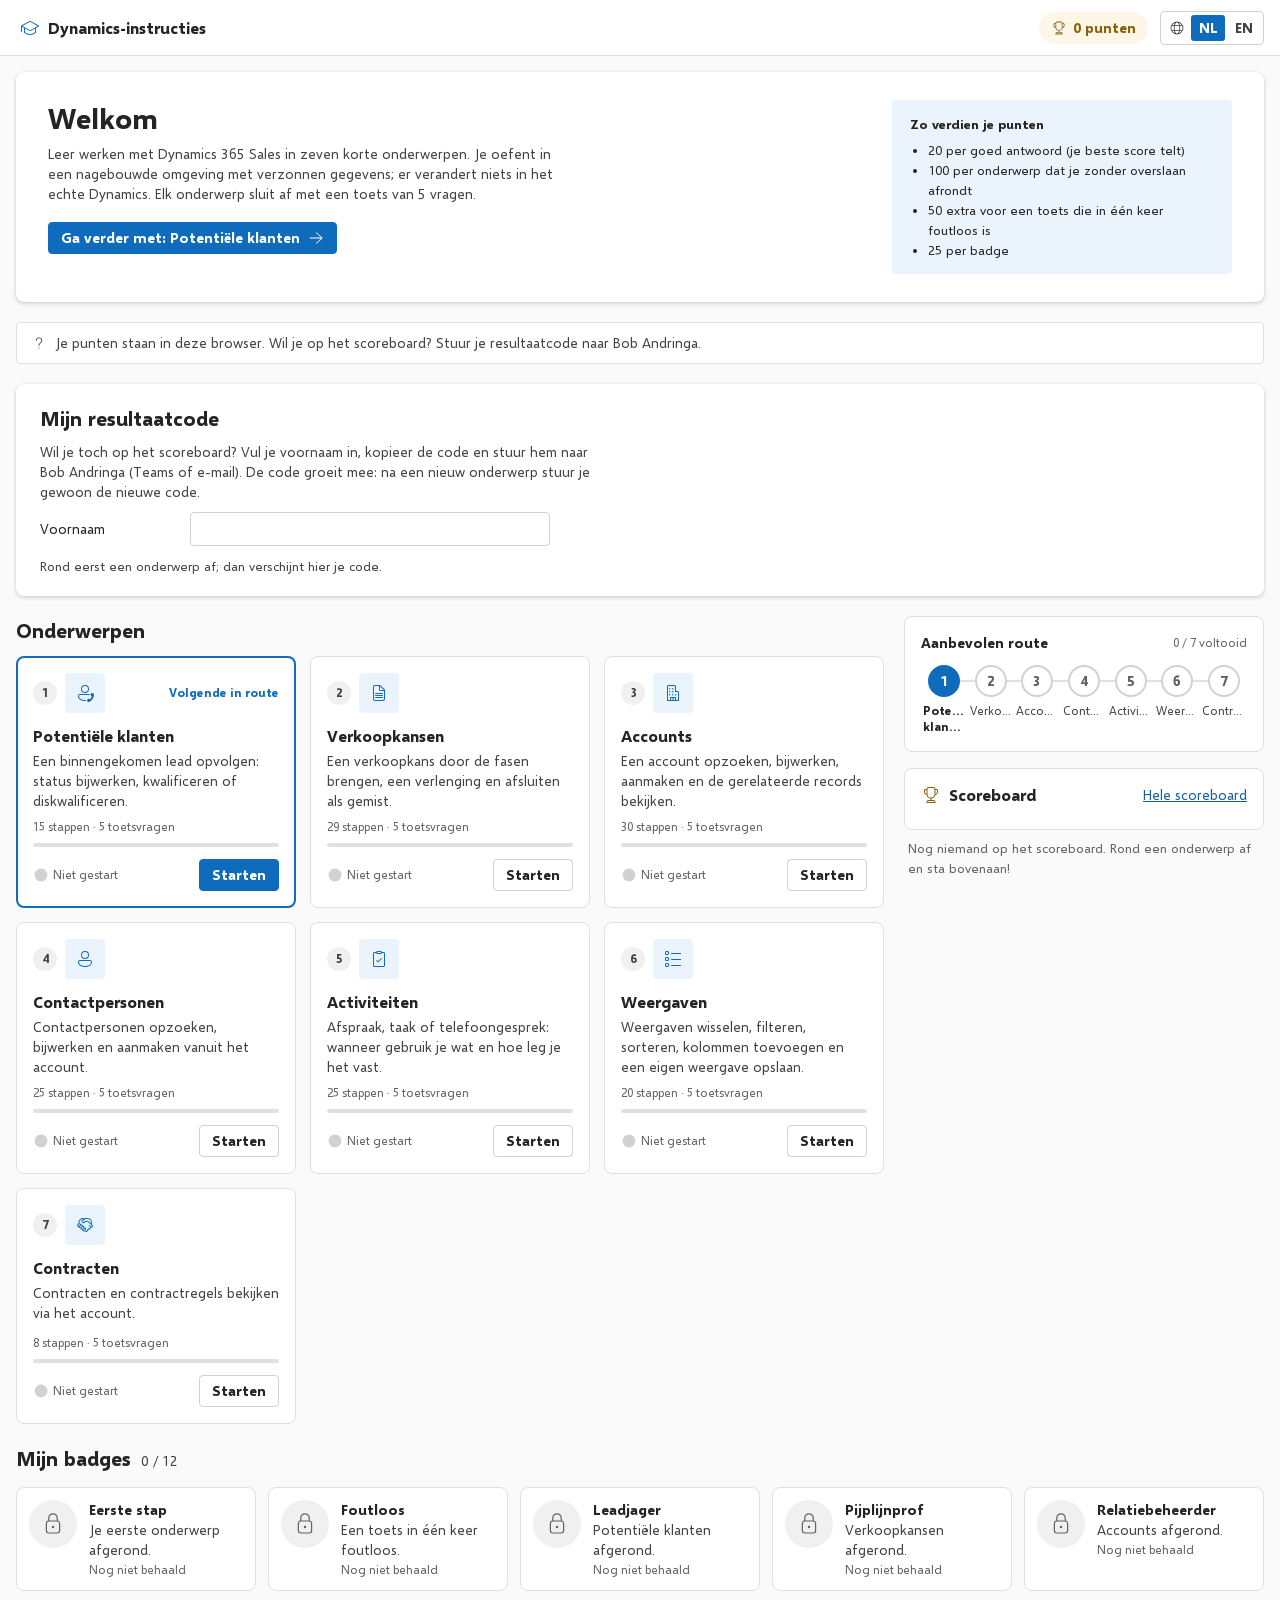
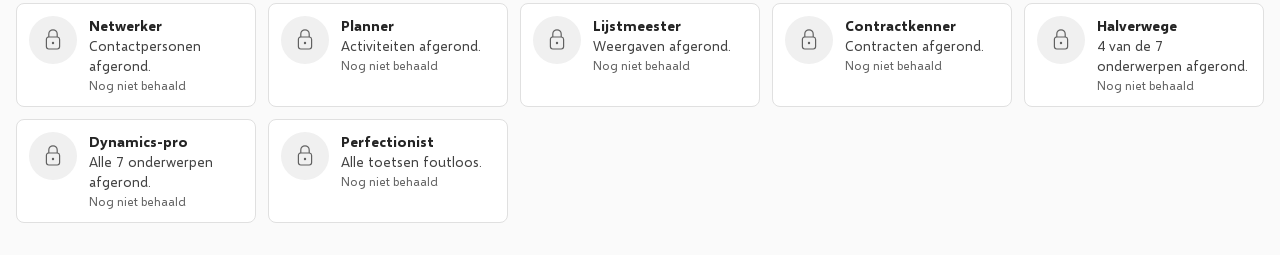
<file: index.html>
<!doctype html>
<html lang="nl">
<head>
<meta charset="utf-8">
<meta name="viewport" content="width=device-width,initial-scale=1,viewport-fit=cover">
<title>Dynamics-instructies</title>
<link rel="stylesheet" href="dyn/tokens.css">
<link rel="stylesheet" href="dyn/bundle.css">
<link rel="stylesheet" href="app.css">
</head>
<body>
<div id="app"></div>
<script src="dyn/react.production.min.js"></script>
<script src="dyn/react-dom.production.min.js"></script>
<script src="dyn/bundle.js"></script>
<script src="shared.js"></script>
<script>window.DI.hub = true; window.DI.topics = {};</script>
<script src="pk.js"></script>
<script>DI.topics.pk = DI.topic;</script>
<script src="vk.js"></script>
<script>DI.topics.vk = DI.topic;</script>
<script src="ac.js"></script>
<script>DI.topics.ac = DI.topic;</script>
<script src="ct.js"></script>
<script>DI.topics.ct = DI.topic;</script>
<script src="at.js"></script>
<script>DI.topics.at = DI.topic;</script>
<script src="vw.js"></script>
<script>DI.topics.vw = DI.topic;</script>
<script src="co.js"></script>
<script>DI.topics.co = DI.topic;</script>
<script src="engine.js"></script>
<script src="codes.js"></script>
<script src="hub.js"></script>
</body>
</html>
</file>
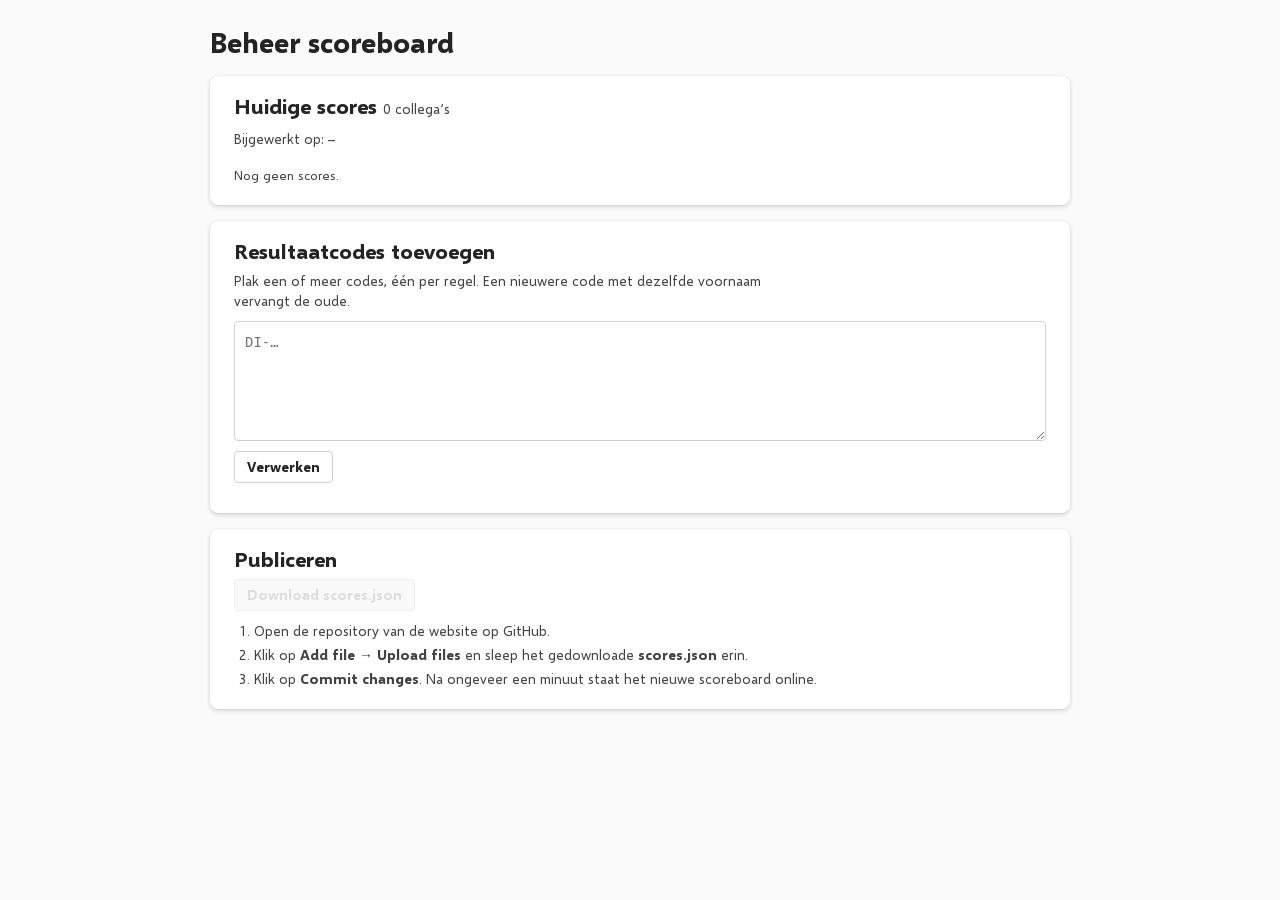
<file: beheer.html>
<!doctype html>
<html lang="nl">
<head>
<meta charset="utf-8">
<meta name="viewport" content="width=device-width,initial-scale=1">
<meta name="robots" content="noindex">
<title>Beheer scoreboard</title>
<link rel="stylesheet" href="dyn/tokens.css">
<link rel="stylesheet" href="dyn/bundle.css">
<link rel="stylesheet" href="app.css">
<style>
  body { margin: 0; }
  .bh { max-width: 860px; margin: 0 auto; padding: 24px 16px 48px; display: flex; flex-direction: column; gap: 16px; }
  .bh h1 { margin: 0; font-size: 28px; line-height: 36px; font-weight: 600; }
  .bh textarea { width: 100%; min-height: 120px; box-sizing: border-box; padding: 10px; border: 1px solid var(--stroke-1); border-radius: var(--radius-m); font: 14px/20px ui-monospace, Consolas, monospace; background: var(--surface); color: var(--ink); }
  .bh ol { margin: 0; padding-left: 20px; color: var(--ink-2); display: grid; gap: 4px; }
  .bh__row { display: flex; gap: 10px; flex-wrap: wrap; align-items: center; }
  .bh__dirty { color: var(--ink); font-weight: 600; }
  .bh button:disabled { opacity: .5; cursor: default; }
</style>
</head>
<body>
<main class="bh">
  <h1>Beheer scoreboard</h1>
  <section class="hub__box">
    <h2>Huidige scores <span class="hub__count" id="count"></span></h2>
    <p>Bijgewerkt op: <span id="updated">laden…</span></p>
    <div class="hub__manual" id="players"></div>
  </section>
  <section class="hub__box">
    <h2>Resultaatcodes toevoegen</h2>
    <p>Plak een of meer codes, één per regel. Een nieuwere code met dezelfde voornaam vervangt de oude.</p>
    <textarea id="codes" placeholder="DI-…" aria-label="Resultaatcodes"></textarea>
    <div class="bh__row"><button type="button" class="dy-btn" id="process">Verwerken</button></div>
    <div id="results"></div>
  </section>
  <section class="hub__box">
    <h2>Publiceren</h2>
    <p class="bh__dirty" id="dirty" hidden>Er zijn wijzigingen die nog niet online staan.</p>
    <div class="bh__row"><button type="button" class="dy-btn dy-btn--primary" id="download" disabled>Download scores.json</button></div>
    <ol>
      <li>Open de repository van de website op GitHub.</li>
      <li>Klik op <b>Add file</b> → <b>Upload files</b> en sleep het gedownloade <b>scores.json</b> erin.</li>
      <li>Klik op <b>Commit changes</b>. Na ongeveer een minuut staat het nieuwe scoreboard online.</li>
    </ol>
  </section>
</main>
<script src="codes.js"></script>
<script src="beheer.js"></script>
</body>
</html>
</file>
<file: dyn/tokens.css>
/* Dynamics-instructies — tokens, afgeleid van tokens.json van het design system */
:root{
  --d365-header: #021838;
  --d365-header-ink: #ffffff;
  --d365-search: #c7ccd3;
  --d365-search-ink: #424242;
  --d365-area-tile: #2975b2;
  --canvas: #fafafa;
  --surface: #ffffff;
  --surface-hover: #f5f5f5;
  --surface-pressed: #e0e0e0;
  --nav-bg: #f0f0f0;
  --nav-selected: #ffffff;
  --ink: #242424;
  --ink-2: #424242;
  --ink-3: #616161;
  --ink-disabled: #bdbdbd;
  --stroke-1: #d1d1d1;
  --stroke-2: #e0e0e0;
  --stroke-3: #f0f0f0;
  --stroke-input: #616161;
  --brand: #0f6cbd;
  --brand-hover: #115ea3;
  --brand-pressed: #0c3b5e;
  --brand-tint: #ebf3fc;
  --on-brand: #ffffff;
  --link: #115ea3;
  --cmd-new: #5bbe7e;
  --cmd-powerbi: #c57e0e;
  --avatar-1: #0b6a0b;
  --avatar-2: #5c2e91;
  --avatar-3: #8e562e;
  --avatar-4: #005b70;
  --success: #107c10;
  --success-tint: #f1faf1;
  --danger: #c50f1f;
  --danger-tint: #fdf3f4;
  --medal-gold: #866209;
  --medal-silver: #616161;
  --medal-bronze: #8e562e;
  --medal-tint: #fef7e8;
  --shadow-4: 0 0 2px rgba(0,0,0,0.12), 0 2px 4px rgba(0,0,0,0.14);
  --shadow-16: 0 0 2px rgba(0,0,0,0.12), 0 8px 16px rgba(0,0,0,0.14);
  --shadow-28: 0 0 8px rgba(0,0,0,0.12), 0 14px 28px rgba(0,0,0,0.14);
  --focus-ring: 0 0 0 2px #ffffff, 0 0 0 4px #0f6cbd;
  --space-xxs: 2px;
  --space-xs: 4px;
  --space-s: 8px;
  --space-m: 12px;
  --space-l: 16px;
  --space-xl: 20px;
  --space-xxl: 24px;
  --space-xxxl: 32px;
  --radius-s: 2px;
  --radius-m: 4px;
  --radius-l: 8px;
  --radius-circle: 9999px;
  --header-height: 48px;
  --nav-width: 200px;
  --cmdbar-height: 44px;
  --row-height: 42px;
  --coach-width: 320px;
  --font-sans: "Segoe UI", Selawik, -apple-system, BlinkMacSystemFont, Roboto, "Helvetica Neue", sans-serif;
}
@font-face{font-family:'Selawik';src:url('fonts/Selawik-Light.woff2') format('woff2');font-weight:300;font-style:normal;font-display:swap;}
@font-face{font-family:'Selawik';src:url('fonts/Selawik-Regular.woff2') format('woff2');font-weight:400;font-style:normal;font-display:swap;}
@font-face{font-family:'Selawik';src:url('fonts/Selawik-Bold.woff2') format('woff2');font-weight:600 700;font-style:normal;font-display:swap;}
</file>
<file: dyn/bundle.css>
/* Dynamics-instructies — componentstijlen. Waarden komen uit tokens.json via var(--…). */
body { margin: 0; font-family: var(--font-sans); font-size: 14px; line-height: 20px; color: var(--ink); background: var(--canvas); -webkit-font-smoothing: antialiased; }
.dy-icon { flex: none; display: inline-block; vertical-align: middle; }
.dy-pad { padding: var(--space-l); }
.dy-stack { display: flex; flex-direction: column; gap: var(--space-l); }
.dy-row { display: flex; flex-wrap: wrap; gap: var(--space-l); align-items: flex-start; }
.dy-cap { font-size: 12px; line-height: 16px; color: var(--ink-3); margin: 0 0 var(--space-xs); }
button { font: inherit; color: inherit; }
button:focus-visible, a:focus-visible, input:focus-visible { outline: none; box-shadow: var(--focus-ring); border-radius: var(--radius-m); }
a { color: var(--link); }
.dy-req { color: var(--danger); }
.dy-rec { color: var(--link); }
.dy-link { border: 0; background: none; padding: 0; color: var(--link); cursor: pointer; text-decoration: underline; }

/* Knoppen van de instructielaag (Fluent 2) */
.dy-btn { white-space: nowrap; display: inline-flex; align-items: center; justify-content: center; gap: 6px; min-height: 32px; padding: 0 var(--space-m); border: 1px solid var(--stroke-1); border-radius: var(--radius-m); background: var(--surface); color: var(--ink); font-weight: 600; cursor: pointer; }
.dy-btn:hover { background: var(--surface-hover); }
.dy-btn:disabled { color: var(--ink-disabled); background: var(--surface-hover); border-color: var(--stroke-2); cursor: default; }
.dy-btn--primary { background: var(--brand); border-color: var(--brand); color: var(--on-brand); }
.dy-btn--primary:hover { background: var(--brand-hover); border-color: var(--brand-hover); }
.dy-btn--subtle { border-color: transparent; background: transparent; }

/* Avatar */
.dy-avatar { display: inline-flex; align-items: center; justify-content: center; width: 24px; height: 24px; border-radius: var(--radius-circle); color: var(--on-brand); font-size: 10px; line-height: 1; font-weight: 600; flex: none; }
.dy-avatar--l { width: 32px; height: 32px; font-size: 12px; }
.dy-avatar--1 { background: var(--avatar-1); }
.dy-avatar--2 { background: var(--avatar-2); }
.dy-avatar--3 { background: var(--avatar-3); }
.dy-avatar--4 { background: var(--avatar-4); }

/* ===== Pulserende rand ===== */
.dy-pulse { position: relative; display: inline-flex; border-radius: var(--radius-m); }
.dy-pulse--block { display: flex; }
.dy-pulse--block > * { flex: 1 1 auto; min-width: 0; }
.dy-pulse--round { border-radius: var(--radius-circle); }
.dy-pulse--on::after { content: ""; position: absolute; inset: -3px; border: 2px solid var(--brand); border-radius: inherit; pointer-events: none; animation: dy-pulse 1.6s ease-out infinite; z-index: 2; }
.dy-pulse--on > * { position: relative; z-index: 1; }
@keyframes dy-pulse {
  0% { box-shadow: 0 0 0 0 rgba(15,108,189,0.45); }
  70% { box-shadow: 0 0 0 10px rgba(15,108,189,0); }
  100% { box-shadow: 0 0 0 0 rgba(15,108,189,0); }
}
.dy-pulse--hint::after { animation: dy-blink 0.8s ease-in-out infinite; }
@keyframes dy-blink { 50% { border-color: transparent; } }

/* ===== Kopbalk ===== */
.dy-hdr { display: flex; align-items: center; height: var(--header-height); background: var(--d365-header); color: var(--d365-header-ink); padding-right: var(--space-s); }
.dy-hdr__waffle { width: 48px; height: 48px; border: 0; background: transparent; color: inherit; display: flex; align-items: center; justify-content: center; cursor: pointer; }
.dy-hdr__product { font-size: 16px; line-height: 22px; font-weight: 600; padding: 0 var(--space-s); white-space: nowrap; }
.dy-hdr__sep { width: 1px; height: 16px; background: rgba(255,255,255,0.4); margin: 0 var(--space-m) 0 var(--space-s); }
.dy-hdr__app { font-size: 14px; white-space: nowrap; }
.dy-hdr__search { flex: 0 1 466px; margin: 0 auto; height: 32px; display: flex; align-items: center; gap: var(--space-s); padding: 0 var(--space-s); background: var(--d365-search); color: var(--d365-search-ink); border-radius: var(--radius-s); }
.dy-hdr__search .dy-icon { color: var(--brand); }
.dy-hdr__right { display: flex; align-items: center; }
.dy-hdr__btn { width: 48px; height: 48px; border: 0; background: transparent; color: inherit; display: flex; align-items: center; justify-content: center; cursor: pointer; }
.dy-hdr__btn:hover, .dy-hdr__waffle:hover { background: rgba(255,255,255,0.1); }
.dy-hdr__me { width: 32px; height: 32px; margin-left: var(--space-xs); border: 1px solid var(--d365-header-ink); border-radius: var(--radius-circle); display: inline-flex; align-items: center; justify-content: center; font-size: 12px; }

/* ===== Menu links ===== */
.dy-nav { width: var(--nav-width); background: var(--nav-bg); display: flex; flex-direction: column; height: 100%; min-height: 0; box-sizing: border-box; }
.dy-nav__toggle { height: 44px; width: 48px; border: 0; background: transparent; display: flex; align-items: center; padding-left: 14px; color: var(--ink-2); cursor: pointer; flex: none; }
.dy-nav__scroll { flex: 1 1 auto; overflow: auto; padding-bottom: var(--space-s); }
.dy-nav__group { margin-bottom: var(--space-m); }
.dy-nav__heading { font-weight: 600; padding: var(--space-s) 14px var(--space-xs); color: var(--ink); }
.dy-nav__item { position: relative; display: flex; align-items: center; gap: var(--space-m); width: calc(100% - 8px); margin: 0 4px; height: 35px; padding: 0 10px; border: 0; border-radius: var(--radius-m); background: transparent; color: var(--ink); text-align: left; cursor: pointer; box-sizing: border-box; }
.dy-nav__item .dy-icon { color: var(--ink-2); }
.dy-nav__item:hover:not(.is-disabled) { background: var(--surface-pressed); }
.dy-nav__item.is-selected { background: var(--nav-selected); }
.dy-nav__item.is-selected::before { content: ""; position: absolute; left: 0; top: 8px; bottom: 8px; width: 3px; border-radius: var(--radius-s); background: var(--brand); }
.dy-nav__item.is-disabled { color: var(--ink-disabled); cursor: default; }
.dy-nav__item.is-disabled .dy-icon { color: var(--ink-disabled); }
.dy-nav__label { flex: 1 1 auto; white-space: nowrap; overflow: hidden; text-overflow: ellipsis; }
.dy-nav__chev { color: var(--ink-3) !important; }
.dy-nav__area { flex: none; display: flex; align-items: center; gap: var(--space-s); height: 44px; padding: 0 12px 0 8px; border-top: 1px solid var(--stroke-2); color: var(--ink); }
.dy-nav__tile { width: 24px; height: 24px; border-radius: var(--radius-m); background: var(--d365-area-tile); color: var(--d365-header-ink); font-weight: 600; display: inline-flex; align-items: center; justify-content: center; }
.dy-nav__areaname { flex: 1; font-weight: 600; }

/* ===== Opdrachtbalk ===== */
.dy-cmd { display: flex; align-items: center; min-height: var(--cmdbar-height); padding: 0 var(--space-s) 0 var(--space-xs); background: var(--surface); border-radius: var(--radius-m); box-shadow: var(--shadow-4); box-sizing: border-box; }
.dy-cmd__back { width: 36px; height: 36px; border: 0; background: transparent; color: var(--ink-2); border-radius: var(--radius-m); display: flex; align-items: center; justify-content: center; cursor: pointer; }
.dy-cmd__sep { width: 1px; height: 24px; background: var(--stroke-2); margin: 0 var(--space-xs); }
.dy-cmd__items { display: flex; align-items: center; flex: 1 1 auto; min-width: 0; overflow: hidden; gap: 2px; padding: 4px 3px; }
.dy-cmd__btn { display: inline-flex; align-items: center; gap: 6px; height: 36px; padding: 0 var(--space-s); border: 0; border-radius: var(--radius-m); background: transparent; color: var(--ink); white-space: nowrap; cursor: pointer; }
.dy-cmd__btn .dy-icon { color: var(--ink-2); }
.dy-cmd__btn:hover { background: var(--surface-hover); }
.dy-cmd__chev { margin-left: 2px; }
.dy-cmd__share { display: inline-flex; align-items: center; gap: 4px; height: 28px; padding: 0 var(--space-s); border: 1px solid var(--stroke-1); border-radius: var(--radius-m); background: var(--surface); font-size: 12px; cursor: pointer; flex: none; }

/* ===== Weergavekiezer ===== */
.dy-view { display: flex; align-items: center; justify-content: space-between; gap: var(--space-l); padding: var(--space-s) var(--space-l) 0 var(--space-m); position: relative; }
.dy-view__left { position: relative; }
.dy-view__title { display: inline-flex; align-items: center; gap: var(--space-s); padding: 4px 8px 6px; border: 0; border-bottom: 3px solid var(--brand); border-radius: 0; background: transparent; font-size: 20px; line-height: 28px; font-weight: 600; color: var(--ink); cursor: pointer; }
.dy-view__title:hover, .dy-view__title.is-open { background: var(--surface-hover); }
.dy-view__menu { position: absolute; left: 0; top: calc(100% + 4px); width: 320px; background: var(--surface); border-radius: var(--radius-m); box-shadow: var(--shadow-16); padding: var(--space-xs) 0; z-index: 20; }
.dy-view__grp { font-size: 12px; line-height: 16px; font-weight: 600; color: var(--ink-3); padding: var(--space-s) var(--space-m) var(--space-xs); }
.dy-view__opt { display: flex; align-items: center; justify-content: space-between; width: 100%; height: 32px; padding: 0 var(--space-m); border: 0; background: transparent; text-align: left; cursor: pointer; }
.dy-view__opt:hover { background: var(--surface-hover); }
.dy-view__opt.is-selected { background: var(--brand-tint); font-weight: 600; }
.dy-view__def { font-size: 12px; color: var(--ink-3); font-weight: 400; }
.dy-view__foot { display: flex; align-items: center; gap: var(--space-s); border-top: 1px solid var(--stroke-2); margin-top: var(--space-xs); padding: var(--space-s) var(--space-m) 4px; color: var(--ink-2); }
.dy-view__tools { display: flex; align-items: center; gap: var(--space-xs); }
.dy-view__tool { display: inline-flex; align-items: center; gap: 6px; height: 32px; padding: 0 var(--space-s); border: 0; border-radius: var(--radius-m); background: transparent; color: var(--ink); cursor: pointer; white-space: nowrap; }
.dy-view__tool .dy-icon { color: var(--brand); }
.dy-view__tool:hover { background: var(--surface-hover); }
.dy-view__kw { display: inline-flex; align-items: center; gap: var(--space-s); height: 32px; width: 180px; padding: 0 var(--space-s); border: 1px solid var(--stroke-input); border-radius: var(--radius-m); background: var(--surface); color: var(--ink-2); box-sizing: border-box; }
.dy-view__kw input { border: 0; outline: none; font: inherit; color: var(--ink); background: transparent; width: 100%; min-width: 0; }
.dy-view__kw input::placeholder { color: var(--ink-3); }

/* ===== Lijst ===== */
.dy-grid { background: var(--surface); display: flex; flex-direction: column; min-height: 0; }
.dy-grid__head, .dy-grid__row { display: grid; align-items: center; padding: 0 var(--space-m); column-gap: var(--space-s); }
.dy-grid__head { height: 42px; border-bottom: 1px solid var(--stroke-3); }
.dy-grid__check { display: flex; align-items: center; justify-content: center; color: var(--ink-2); }
.dy-grid__th { display: inline-flex; align-items: center; gap: 4px; height: 32px; padding: 0 4px; border: 0; border-radius: var(--radius-m); background: transparent; font-weight: 600; color: var(--ink); cursor: pointer; min-width: 0; text-align: left; }
.dy-grid__th:hover { background: var(--surface-hover); }
.dy-grid__th.is-end { justify-content: flex-end; }
.dy-grid__thl { white-space: nowrap; overflow: hidden; text-overflow: ellipsis; }
.dy-grid__sort { color: var(--ink-2); }
.dy-grid__chev { color: var(--ink-2); }
.dy-grid__body { flex: 1 1 auto; }
.dy-grid__row { height: var(--row-height); border-bottom: 1px solid var(--stroke-3); }
.dy-grid__row:hover, .dy-grid__row.is-hover { background: var(--surface-hover); }
.dy-grid__row.is-selected { background: var(--brand-tint); }
.dy-grid__td { padding: 0 4px 0 12px; white-space: nowrap; overflow: hidden; text-overflow: ellipsis; min-width: 0; }
.dy-grid__td.is-end { text-align: right; }
.dy-grid__td:has(.dy-pulse) { overflow: visible; }
.dy-grid__td a { color: var(--link); }
.dy-grid__owner { display: inline-flex; align-items: center; gap: 6px; }
.dy-grid__foot { padding: var(--space-m) var(--space-l); color: var(--ink-2); border-top: 1px solid var(--stroke-3); margin-top: auto; }

/* ===== Procesbalk (zoals in de SkillsTown-omgeving) ===== */
.dy-bpf { position: relative; display: grid; grid-template-columns: 200px 24px minmax(0,1fr) 24px; align-items: stretch; height: 42px; background: var(--nav-bg); border-top: 1px solid var(--stroke-2); border-bottom: 1px solid var(--stroke-2); }
.dy-bpf__name { background: var(--brand); color: var(--on-brand); padding: 4px 14px; display: flex; flex-direction: column; justify-content: center; min-width: 0; }
.dy-bpf__title { font-size: 13px; line-height: 16px; font-weight: 600; white-space: nowrap; overflow: hidden; text-overflow: ellipsis; }
.dy-bpf__days { font-size: 12px; line-height: 16px; white-space: nowrap; overflow: hidden; text-overflow: ellipsis; }
.dy-bpf__arrow { display: flex; align-items: center; justify-content: center; background: var(--surface); color: var(--ink-2); border-left: 1px solid var(--stroke-2); border-right: 1px solid var(--stroke-2); }
.dy-bpf__stages { list-style: none; margin: 0; padding: 0; position: relative; display: flex; }
.dy-bpf__stages.is-multi::before { content: ""; position: absolute; top: 0; height: 2px; margin-top: -1px; left: 10%; right: 10%; background: var(--ink-3); }
.dy-bpf__stage { flex: 1 1 0; position: relative; display: flex; justify-content: center; }
.dy-bpf__btn { position: static; display: flex; align-items: flex-end; justify-content: center; width: 100%; padding: 0 4px 4px; border: 0; background: transparent; color: var(--ink); font-size: 14px; line-height: 20px; cursor: pointer; white-space: nowrap; }
.dy-bpf__btn:hover { background: var(--surface-pressed); }
.dy-bpf__dot { position: absolute; top: -12px; left: 50%; width: 24px; height: 24px; margin-left: -12px; border-radius: var(--radius-circle); background: var(--surface); border: 3px solid var(--ink-2); box-sizing: border-box; display: flex; align-items: center; justify-content: center; color: var(--on-brand); }
.dy-bpf__stage.is-active .dy-bpf__dot { border-color: var(--brand); box-shadow: inset 0 0 0 3px var(--surface), inset 0 0 0 12px var(--brand); }
.dy-bpf__stage.is-done .dy-bpf__dot { background: var(--brand); border-color: var(--brand); }
.dy-bpf__stage.is-active .dy-bpf__label { font-weight: 600; }
.dy-bpf__sub { font-weight: 400; }
.dy-bpf__flyout { position: absolute; top: calc(100% + 4px); transform: translateX(-50%); width: 300px; background: var(--surface); border-radius: var(--radius-m); box-shadow: var(--shadow-16); padding: var(--space-m) var(--space-l); z-index: 15; }
.dy-bpf__flyhead { font-weight: 600; margin-bottom: var(--space-s); }
.dy-bpf__field { display: grid; grid-template-columns: 1fr 1fr; gap: var(--space-s); padding: 6px 0; border-top: 1px solid var(--stroke-3); }
.dy-bpf__flabel { color: var(--ink-3); }
.dy-bpf__fval.is-empty { color: var(--ink-3); }

/* ===== Tijdlijn ===== */
.dy-tl { position: relative; background: var(--surface); border-radius: var(--radius-m); box-shadow: var(--shadow-4); padding: var(--space-m) var(--space-l) var(--space-l); }
.dy-tl__head { display: flex; align-items: center; justify-content: space-between; height: 32px; }
.dy-tl__title { font-weight: 600; }
.dy-tl__actions { display: flex; gap: 2px; }
.dy-tl__icon { width: 32px; height: 32px; border: 0; border-radius: var(--radius-m); background: transparent; color: var(--ink-2); display: flex; align-items: center; justify-content: center; cursor: pointer; }
.dy-tl__icon:hover { background: var(--surface-hover); }
.dy-tl__menu { position: absolute; right: var(--space-l); top: 44px; width: 200px; background: var(--surface); border-radius: var(--radius-m); box-shadow: var(--shadow-16); padding: 4px 0; z-index: 10; }
.dy-tl__mi { display: flex; align-items: center; gap: var(--space-s); width: 100%; height: 32px; padding: 0 var(--space-m); border: 0; background: transparent; text-align: left; cursor: pointer; }
.dy-tl__mi:hover { background: var(--surface-hover); }
.dy-tl__mi .dy-icon { color: var(--ink-2); }
.dy-tl__search, .dy-tl__note { display: flex; align-items: center; gap: var(--space-s); height: 32px; padding: 0 var(--space-s); margin-top: var(--space-s); border: 1px solid var(--stroke-1); border-radius: var(--radius-m); color: var(--ink-3); }
.dy-tl__note { justify-content: space-between; }
.dy-tl__list { list-style: none; margin: var(--space-m) 0 0; padding: 0; }
.dy-tl__item { display: flex; gap: var(--space-m); padding: var(--space-m) 0; border-top: 1px solid var(--stroke-3); }
.dy-tl__badge { position: relative; flex: none; }
.dy-tl__badge .dy-avatar { width: 32px; height: 32px; font-size: 12px; }
.dy-tl__type { position: absolute; right: -4px; bottom: -4px; width: 18px; height: 18px; border-radius: var(--radius-circle); background: var(--surface); border: 1px solid var(--stroke-1); color: var(--ink-2); display: flex; align-items: center; justify-content: center; }
.dy-tl__body { min-width: 0; flex: 1; }
.dy-tl__meta { display: flex; justify-content: space-between; font-size: 12px; line-height: 16px; color: var(--ink-3); }
.dy-tl__it { font-weight: 600; margin-top: 2px; }
.dy-tl__desc { color: var(--ink-2); }
.dy-tl__status { font-size: 12px; line-height: 16px; color: var(--ink-3); margin-top: 2px; }

/* ===== Formulier ===== */
.dy-form { background: var(--canvas); }
.dy-form__head { display: flex; align-items: flex-start; justify-content: space-between; gap: var(--space-l); padding: var(--space-m) var(--space-l); background: var(--surface); }
.dy-form__id { display: flex; gap: var(--space-m); align-items: center; min-width: 0; }
.dy-form__ico { width: 40px; height: 40px; border-radius: var(--radius-circle); background: var(--brand-tint); color: var(--brand); display: flex; align-items: center; justify-content: center; flex: none; }
.dy-form__title { font-size: 20px; line-height: 28px; font-weight: 600; }
.dy-form__unsaved { font-weight: 400; color: var(--ink-3); font-size: 14px; }
.dy-form__sub { display: inline-flex; align-items: center; gap: 4px; font-size: 12px; line-height: 16px; color: var(--ink-3); }
.dy-form__hfields { display: flex; gap: var(--space-xl); }
.dy-form__hf { min-width: 110px; padding-left: var(--space-m); border-left: 1px solid var(--stroke-2); }
.dy-form__hv { display: flex; align-items: center; gap: 6px; font-weight: 600; white-space: nowrap; }
.dy-form__hv a { color: var(--link); font-weight: 400; }
.dy-form__hl { font-size: 12px; line-height: 16px; color: var(--ink-3); }
.dy-form__tabs { display: flex; gap: var(--space-xs); padding: 0 var(--space-m); background: var(--surface); border-bottom: 1px solid var(--stroke-2); }
.dy-form__tab { position: relative; height: 40px; padding: 0 var(--space-m); border: 0; background: transparent; color: var(--ink-2); cursor: pointer; }
.dy-form__tab:hover { color: var(--ink); }
.dy-form__tab.is-active { color: var(--ink); font-weight: 600; }
.dy-form__tab.is-active::after { content: ""; position: absolute; left: var(--space-m); right: var(--space-m); bottom: 0; height: 3px; border-radius: var(--radius-s); background: var(--brand); }
.dy-form__body { display: grid; grid-template-columns: 1fr; gap: var(--space-l); padding: var(--space-l); }
.dy-form__body.has-aside { grid-template-columns: minmax(0,1fr) minmax(0,1fr); }
.dy-form__main { display: flex; flex-direction: column; gap: var(--space-l); }
.dy-form__sec { background: var(--surface); border-radius: var(--radius-m); box-shadow: var(--shadow-4); padding: var(--space-m) var(--space-l); }
.dy-form__sect { margin: 0 0 var(--space-s); font-size: 14px; line-height: 20px; font-weight: 600; }
.dy-field { display: grid; grid-template-columns: 150px minmax(0,1fr); align-items: center; gap: var(--space-s); min-height: 40px; border-bottom: 1px solid var(--stroke-3); }
.dy-field:last-child { border-bottom: 0; }
.dy-field__label { color: var(--ink-2); }
.dy-field__val { position: relative; display: flex; align-items: center; justify-content: space-between; min-height: 32px; padding: 0 var(--space-s); border: 1px solid transparent; border-radius: var(--radius-m); font-weight: 600; }
.dy-field__val:hover { border-color: var(--stroke-1); }
.dy-field__val.is-empty { color: var(--ink-3); font-weight: 400; }
.dy-field__val.is-link a { color: var(--link); font-weight: 400; }
.dy-field__val.is-editing { border-color: var(--stroke-input); border-bottom: 2px solid var(--brand); background: var(--surface); justify-content: flex-start; }
.dy-field__caret { width: 1px; height: 16px; background: var(--ink); animation: dy-caret 1s steps(1) infinite; }
@keyframes dy-caret { 50% { opacity: 0; } }
.dy-field__lk { color: var(--ink-2); margin-left: auto; }
.dy-field__hit { display: block; width: 100%; padding: 0; border: 0; background: transparent; text-align: left; cursor: pointer; }

/* ===== Uitlegballon ===== */
.dy-coach { position: relative; width: var(--coach-width); box-sizing: border-box; padding: var(--space-l) var(--space-l) var(--space-m); background: var(--brand); color: var(--on-brand); border-radius: var(--radius-l); box-shadow: var(--shadow-28); }
.dy-coach__beak { position: absolute; width: 16px; height: 16px; background: var(--brand); transform: rotate(45deg); border-radius: 2px; }
.dy-coach--bottom .dy-coach__beak { top: -7px; left: 32px; }
.dy-coach--top .dy-coach__beak { bottom: -7px; left: 32px; }
.dy-coach--right .dy-coach__beak { left: -7px; top: 24px; }
.dy-coach--left .dy-coach__beak { right: -7px; top: 24px; }
.dy-coach__title { position: relative; font-size: 16px; line-height: 22px; font-weight: 600; margin-bottom: var(--space-xs); }
.dy-coach__body { position: relative; font-size: 14px; line-height: 20px; }
.dy-coach__hint { position: relative; display: flex; gap: var(--space-s); align-items: flex-start; margin-top: var(--space-m); padding: var(--space-s) var(--space-m); background: var(--brand-pressed); border-radius: var(--radius-m); }
.dy-coach__hint .dy-icon { margin-top: 2px; }
.dy-coach__foot { position: relative; display: flex; align-items: center; justify-content: space-between; margin-top: var(--space-l); }
.dy-coach__count { font-size: 12px; line-height: 16px; opacity: 0.9; }
.dy-coach__btns { display: flex; gap: var(--space-s); }
.dy-coach__btn { min-height: 28px; padding: 0 var(--space-m); border: 1px solid var(--on-brand); border-radius: var(--radius-m); background: transparent; color: var(--on-brand); font-weight: 600; cursor: pointer; }
.dy-coach__btn:hover { background: var(--brand-hover); }
.dy-coach__btn:disabled { opacity: 0.45; cursor: default; }
.dy-coach__btn--ghost { border-color: transparent; text-decoration: underline; }
.dy-coach :focus-visible { box-shadow: 0 0 0 2px var(--brand), 0 0 0 4px var(--on-brand); }
.dy-coach.is-shaking { animation: dy-shake 0.42s cubic-bezier(.36,.07,.19,.97); }
@keyframes dy-shake {
  10%, 90% { transform: translateX(-2px); }
  20%, 80% { transform: translateX(4px); }
  30%, 50%, 70% { transform: translateX(-8px); }
  40%, 60% { transform: translateX(8px); }
}

/* ===== Voortgang ===== */
.dy-prog { min-width: 0; }
.dy-prog__label { display: flex; justify-content: space-between; gap: var(--space-s); font-size: 12px; line-height: 16px; color: var(--ink-3); margin-bottom: 6px; }
.dy-prog__track { height: 4px; border-radius: var(--radius-circle); background: var(--stroke-2); overflow: hidden; }
.dy-prog__fill { height: 100%; background: var(--brand); border-radius: inherit; transition: width .3s ease; }

/* ===== Taalwissel ===== */
.dy-lang { display: inline-flex; align-items: center; gap: 2px; height: 32px; padding: 0 2px 0 8px; border: 1px solid var(--stroke-1); border-radius: var(--radius-m); background: var(--surface); color: var(--ink-2); }
.dy-lang .dy-icon { margin-right: 4px; }
.dy-lang__opt { height: 26px; min-width: 34px; padding: 0 6px; border: 0; border-radius: 3px; background: transparent; color: var(--ink-2); font-weight: 600; cursor: pointer; }
.dy-lang__opt.is-on { background: var(--brand); color: var(--on-brand); }

/* ===== Instructiekop ===== */
.dy-trainer { display: flex; align-items: center; gap: var(--space-l); height: 56px; padding: 0 var(--space-l); background: var(--surface); border-bottom: 1px solid var(--stroke-2); box-sizing: border-box; }
.dy-trainer__home { display: inline-flex; align-items: center; gap: var(--space-s); border: 0; background: transparent; color: var(--brand); font-weight: 600; font-size: 16px; cursor: pointer; padding: 4px; white-space: nowrap; }
.dy-trainer__name { color: var(--ink); }
.dy-trainer__topic { padding-left: var(--space-l); border-left: 1px solid var(--stroke-2); white-space: nowrap; color: var(--ink-2); }
.dy-trainer__prog { flex: 1 1 auto; max-width: 420px; }
.dy-trainer__right { margin-left: auto; display: flex; align-items: center; gap: var(--space-m); }
.dy-trainer__pts { display: inline-flex; align-items: center; gap: 6px; height: 32px; padding: 0 var(--space-m); border: 0; border-radius: var(--radius-circle); background: var(--medal-tint); color: var(--medal-gold); font-weight: 600; cursor: pointer; white-space: nowrap; }

/* ===== Mobiele stap ===== */
.dy-mstep { max-width: 420px; background: var(--surface); border-radius: var(--radius-l); box-shadow: var(--shadow-16); padding: var(--space-l); display: flex; flex-direction: column; gap: var(--space-l); box-sizing: border-box; }
.dy-mstep__crop { position: relative; overflow: hidden; border-radius: var(--radius-m); border: 1px solid var(--stroke-1); background: var(--canvas); }
.dy-mstep__canvas { position: absolute; left: 0; top: 0; transform-origin: 0 0; pointer-events: none; }
.dy-mstep__title { color: var(--ink); }
.dy-mstep__body { color: var(--ink); }
.dy-mstep__hint { display: flex; gap: var(--space-s); margin-top: var(--space-m); padding: var(--space-s) var(--space-m); background: var(--brand-tint); border-radius: var(--radius-m); color: var(--ink); }
.dy-mstep__hint .dy-icon { color: var(--brand); margin-top: 2px; }
.dy-mstep__foot { display: flex; justify-content: space-between; }

/* ===== Toets ===== */
.dy-quiz { max-width: 640px; background: var(--surface); border-radius: var(--radius-l); box-shadow: var(--shadow-4); padding: var(--space-xxl); box-sizing: border-box; }
.dy-quiz__top { display: flex; justify-content: space-between; font-size: 12px; line-height: 16px; color: var(--ink-3); }
.dy-quiz__track { height: 4px; background: var(--stroke-2); border-radius: var(--radius-circle); margin: var(--space-s) 0 var(--space-xl); overflow: hidden; }
.dy-quiz__fill { height: 100%; background: var(--brand); }
.dy-quiz__q { margin: 0 0 var(--space-l); font-size: 20px; line-height: 28px; font-weight: 600; }
.dy-quiz__media { margin-bottom: var(--space-l); }
.dy-quiz__opts { display: flex; flex-direction: column; gap: var(--space-s); }
.dy-quiz__opt { display: flex; align-items: center; gap: var(--space-m); width: 100%; min-height: 48px; padding: var(--space-s) var(--space-l); border: 1px solid var(--stroke-1); border-radius: var(--radius-m); background: var(--surface); text-align: left; cursor: pointer; }
.dy-quiz__opt:hover { background: var(--surface-hover); border-color: var(--ink-3); }
.dy-quiz__opt.is-on { border: 2px solid var(--brand); background: var(--brand-tint); padding: calc(var(--space-s) - 1px) calc(var(--space-l) - 1px); }
.dy-quiz__radio { width: 16px; height: 16px; border-radius: var(--radius-circle); border: 1px solid var(--ink-3); flex: none; box-sizing: border-box; }
.dy-quiz__opt.is-on .dy-quiz__radio { border: 5px solid var(--brand); }
.dy-quiz__letter { font-weight: 600; color: var(--ink-3); width: 14px; }
.dy-quiz__foot { display: flex; justify-content: flex-end; margin-top: var(--space-xl); }

.dy-res { max-width: 720px; background: var(--surface); border-radius: var(--radius-l); box-shadow: var(--shadow-4); padding: var(--space-xxl); box-sizing: border-box; }
.dy-res__hero { display: flex; justify-content: space-between; align-items: flex-end; gap: var(--space-l); flex-wrap: wrap; padding-bottom: var(--space-l); border-bottom: 1px solid var(--stroke-2); }
.dy-res__eyebrow { font-size: 12px; line-height: 16px; color: var(--ink-3); }
.dy-res__score { font-size: 40px; line-height: 48px; font-weight: 700; }
.dy-res__sub { color: var(--ink-2); }
.dy-res__pts { display: inline-flex; align-items: center; gap: 6px; flex-wrap: wrap; font-weight: 600; color: var(--medal-gold); }
.dy-res__best { margin-left: var(--space-xs); padding: 2px 8px; border-radius: var(--radius-circle); background: var(--medal-tint); font-size: 12px; line-height: 16px; }
.dy-res__badge { margin-top: var(--space-l); }
.dy-res__list { list-style: none; margin: var(--space-l) 0 0; padding: 0; display: flex; flex-direction: column; gap: var(--space-s); }
.dy-res__item { display: grid; grid-template-columns: 72px 1fr; gap: var(--space-m); padding: var(--space-m); border-radius: var(--radius-m); }
.dy-res__item.is-ok { background: var(--success-tint); }
.dy-res__item.is-bad { background: var(--danger-tint); }
.dy-res__mark { display: flex; align-items: center; gap: 4px; font-weight: 600; align-self: start; }
.is-ok .dy-res__mark { color: var(--success); }
.is-bad .dy-res__mark { color: var(--danger); }
.dy-res__q { font-weight: 600; }
.dy-res__a { color: var(--ink-2); }
.dy-res__a span { color: var(--ink-3); }
.dy-res__exp { margin-top: 4px; color: var(--ink); }
.dy-res__note { margin-top: var(--space-l); font-size: 12px; line-height: 16px; color: var(--ink-3); }
.dy-res__foot { display: flex; justify-content: flex-end; gap: var(--space-s); margin-top: var(--space-m); flex-wrap: wrap; }

/* ===== Startpagina ===== */
.dy-tile { display: flex; flex-direction: column; width: 100%; max-width: 300px; min-height: 236px; background: var(--surface); border: 1px solid var(--stroke-2); border-radius: var(--radius-l); padding: var(--space-l); box-sizing: border-box; }
.dy-tile.is-next { border: 2px solid var(--brand); padding: calc(var(--space-l) - 1px); }
.dy-tile__top { display: flex; align-items: center; gap: var(--space-s); }
.dy-tile__num { width: 24px; height: 24px; border-radius: var(--radius-circle); background: var(--nav-bg); color: var(--ink-2); font-size: 12px; font-weight: 600; display: inline-flex; align-items: center; justify-content: center; }
.dy-tile__ico { width: 40px; height: 40px; border-radius: var(--radius-m); background: var(--brand-tint); color: var(--brand); display: inline-flex; align-items: center; justify-content: center; }
.dy-tile__next { margin-left: auto; font-size: 12px; line-height: 16px; font-weight: 600; color: var(--brand); }
.dy-tile__title { margin: var(--space-m) 0 var(--space-xs); font-size: 16px; line-height: 22px; font-weight: 600; }
.dy-tile__desc { margin: 0; color: var(--ink-2); flex: 1; }
.dy-tile__meta { margin-top: var(--space-s); font-size: 12px; line-height: 16px; color: var(--ink-3); }
.dy-tile__bar { height: 4px; background: var(--stroke-2); border-radius: var(--radius-circle); margin: var(--space-s) 0 var(--space-m); overflow: hidden; }
.dy-tile__bar > div { height: 100%; background: var(--brand); }
.is-done .dy-tile__bar > div { background: var(--success); }
.dy-tile__foot { display: flex; align-items: center; justify-content: space-between; gap: var(--space-s); }
.dy-tile__status { display: inline-flex; align-items: center; gap: 4px; font-size: 12px; line-height: 16px; color: var(--ink-3); }
.dy-tile__status.is-done { color: var(--success); font-weight: 600; }
.dy-tile__status.is-progress { color: var(--brand); font-weight: 600; }
.dy-tile__status.is-new .dy-icon { color: var(--stroke-1); }

.dy-route { background: var(--surface); border: 1px solid var(--stroke-2); border-radius: var(--radius-l); padding: var(--space-l); }
.dy-route__head { display: flex; justify-content: space-between; margin-bottom: var(--space-m); }
.dy-route__title { font-weight: 600; }
.dy-route__count { font-size: 12px; color: var(--ink-3); }
.dy-route__list { list-style: none; margin: 0; padding: 0; display: flex; }
.dy-route__step { flex: 1 1 0; position: relative; min-width: 0; }
.dy-route__step::before { content: ""; z-index: 0; position: absolute; top: 15px; left: -50%; right: 50%; height: 2px; background: var(--stroke-2); }
.dy-route__step:first-child::before { display: none; }
.dy-route__step.is-done::before, .dy-route__step.is-done + .dy-route__step::before { background: var(--success); }
.dy-route__step button { z-index: 1; position: relative; display: flex; flex-direction: column; align-items: center; gap: 6px; width: 100%; border: 0; background: transparent; cursor: pointer; padding: 0 2px; }
.dy-route__dot { width: 32px; height: 32px; border-radius: var(--radius-circle); border: 2px solid var(--stroke-1); background: var(--surface); display: inline-flex; align-items: center; justify-content: center; font-weight: 600; color: var(--ink-3); box-sizing: border-box; }
.is-done .dy-route__dot { background: var(--success); border-color: var(--success); color: var(--on-brand); }
.is-progress .dy-route__dot { border-color: var(--brand); color: var(--brand); }
.is-current .dy-route__dot { background: var(--brand); border-color: var(--brand); color: var(--on-brand); }
.dy-route__label { font-size: 12px; line-height: 16px; color: var(--ink-2); text-align: center; overflow: hidden; text-overflow: ellipsis; max-width: 100%; }
.is-current .dy-route__label { color: var(--ink); font-weight: 600; }

.dy-badge { display: flex; gap: var(--space-m); align-items: flex-start; padding: var(--space-m); border-radius: var(--radius-l); border: 1px solid var(--stroke-2); background: var(--surface); max-width: 320px; box-sizing: border-box; }
.dy-badge.is-earned { background: var(--medal-tint); border-color: transparent; }
.dy-badge__medal { width: 48px; height: 48px; border-radius: var(--radius-circle); display: inline-flex; align-items: center; justify-content: center; flex: none; background: var(--nav-bg); color: var(--ink-3); }
.is-earned .dy-badge__medal { background: var(--medal-gold); color: var(--on-brand); }
.dy-badge__title { font-weight: 600; }
.dy-badge__desc { color: var(--ink-2); }
.dy-badge__state { font-size: 12px; line-height: 16px; color: var(--ink-3); margin-top: 2px; }
.is-earned .dy-badge__state { color: var(--medal-gold); font-weight: 600; }
.dy-badge.is-compact { padding: 0; border: 0; background: transparent; }
.dy-badge.is-compact .dy-badge__medal { width: 24px; height: 24px; }

.dy-lb { background: var(--surface); border: 1px solid var(--stroke-2); border-radius: var(--radius-l); padding: var(--space-l); max-width: 360px; box-sizing: border-box; }
.dy-lb.is-full { max-width: 760px; }
.dy-lb__head { display: flex; justify-content: space-between; align-items: center; margin-bottom: var(--space-s); }
.dy-lb__title { display: inline-flex; align-items: center; gap: var(--space-s); font-weight: 600; font-size: 16px; }
.dy-lb__title .dy-icon { color: var(--medal-gold); }
.dy-lb__list { list-style: none; margin: 0; padding: 0; }
.dy-lb__row, .dy-lb__cols { display: grid; grid-template-columns: 44px 28px 1fr auto; align-items: center; gap: var(--space-s); min-height: 44px; padding: 0 var(--space-s); border-radius: var(--radius-m); }
.is-full .dy-lb__row, .is-full .dy-lb__cols { grid-template-columns: 52px 28px 1fr 90px 140px 80px; }
.dy-lb__cols { min-height: 32px; font-size: 12px; color: var(--ink-3); font-weight: 600; border-bottom: 1px solid var(--stroke-2); border-radius: 0; }
.dy-lb__row + .dy-lb__row { border-top: 1px solid var(--stroke-3); }
.dy-lb__row.is-me { background: var(--brand-tint); border-top-color: transparent; font-weight: 600; }
.dy-lb__rank { display: inline-flex; align-items: center; gap: 2px; font-weight: 600; color: var(--ink-2); }
.is-medal-1 .dy-lb__rank { color: var(--medal-gold); }
.is-medal-2 .dy-lb__rank { color: var(--medal-silver); }
.is-medal-3 .dy-lb__rank { color: var(--medal-bronze); }
.dy-lb__name { white-space: nowrap; overflow: hidden; text-overflow: ellipsis; }
.dy-lb__you { color: var(--brand); font-weight: 400; }
.dy-lb__pts { text-align: right; font-weight: 600; font-variant-numeric: tabular-nums; }
.dy-lb__topics { color: var(--ink-2); }
.dy-lb__badges { display: flex; gap: 4px; }
.dy-lb__gap { text-align: center; color: var(--ink-3); line-height: 20px; }

/* ===== Schermopbouw (voorbeeld en instructie-app) ===== */
.dy-shell { display: grid; grid-template-rows: var(--header-height) minmax(0,1fr); height: 100%; background: var(--canvas); }
.dy-shell__main { display: grid; grid-template-columns: var(--nav-width) minmax(0,1fr); min-height: 0; }
.dy-shell__content { display: flex; flex-direction: column; gap: 12px; padding: 8px 16px 16px 8px; min-width: 0; min-height: 0; }
.dy-shell__card { background: var(--surface); border-radius: var(--radius-m); box-shadow: var(--shadow-4); display: flex; flex-direction: column; min-height: 0; flex: 1 1 auto; }

@media (prefers-reduced-motion: reduce) {
  .dy-pulse--on::after { animation: none; box-shadow: 0 0 0 4px rgba(15,108,189,0.25); }
  .dy-coach.is-shaking { animation: none; outline: 3px solid var(--on-brand); outline-offset: -6px; }
  .dy-field__caret { animation: none; }
}
</file>
<file: app.css>
/* Instructie Potentiële klanten — bewust één licht thema, zoals Dynamics zelf.
   Kleuren en maten komen uit dyn/tokens.css (design system Dynamics-instructies). */
html, body { background: var(--canvas); color: var(--ink); }
body { font-family: var(--font-sans); }

.ins { min-height: 100%; display: flex; flex-direction: column; }
.ins__top { position: sticky; top: env(safe-area-inset-top, 0px); z-index: 50; }
body::before { content: ""; position: fixed; inset: 0 0 auto; height: env(safe-area-inset-top, 0px); z-index: 60; background: var(--surface); }
.ins__top .dy-trainer { padding-left: max(16px, env(safe-area-inset-left, 0px)); padding-right: max(16px, env(safe-area-inset-right, 0px)); }
.ins__main { flex: 1; padding-block: 16px 32px; padding-left: max(16px, env(safe-area-inset-left, 0px)); padding-right: max(16px, env(safe-area-inset-right, 0px)); }
.ins__wrap { max-width: 1920px; margin: 0 auto; }
.ins__wrap > .stage, .ins__wrap > .stage__tip { margin-left: auto; margin-right: auto; }

/* Start- en eindkaart */
.card { background: var(--surface); border-radius: var(--radius-l); box-shadow: var(--shadow-4); padding: var(--space-xxl); max-width: 640px; margin: 24px auto; box-sizing: border-box; }
.card h1 { margin: 0 0 var(--space-s); font-size: 28px; line-height: 36px; font-weight: 600; text-wrap: balance; }
.card p { margin: 0 0 var(--space-m); color: var(--ink-2); max-width: 60ch; }
.card__meta { display: flex; flex-wrap: wrap; gap: var(--space-s) var(--space-l); margin: var(--space-l) 0; padding: var(--space-m) 0; border-block: 1px solid var(--stroke-2); color: var(--ink-2); }
.card__meta span { display: inline-flex; align-items: center; gap: 6px; }
.card__meta .dy-icon { color: var(--brand); }
.card__parts { margin: 0 0 var(--space-l); padding: 0; list-style: none; display: grid; gap: var(--space-s); }
.card__parts li { display: grid; grid-template-columns: 28px 1fr; gap: var(--space-s); align-items: baseline; }
.card__parts b { display: inline-flex; width: 24px; height: 24px; border-radius: var(--radius-circle); background: var(--brand-tint); color: var(--brand); align-items: center; justify-content: center; font-size: 12px; }
.card__foot { display: flex; justify-content: flex-end; gap: var(--space-s); flex-wrap: wrap; }
.card__note { font-size: 12px; line-height: 16px; color: var(--ink-3); }

/* Podium: het nagebouwde scherm, geschaald naar de beschikbare breedte */
.stage { position: relative; overflow: hidden; border-radius: var(--radius-m); box-shadow: var(--shadow-16); background: var(--canvas); }
.stage__canvas { position: absolute; left: 0; top: 0; width: 1920px; height: 900px; transform-origin: 0 0; }
.stage__canvas .dy-shell { height: 900px; }
.stage__coach { position: absolute; z-index: 40; }
.stage__tip { margin: 10px 2px 0; font-size: 12px; line-height: 16px; color: var(--ink-3); }
.coach-go { margin-top: var(--space-m); display: flex; justify-content: flex-end; }
.coach-go button { min-height: 32px; padding: 0 var(--space-l); border: 0; border-radius: var(--radius-m); background: var(--on-brand); color: var(--brand); font-weight: 600; cursor: pointer; display: inline-flex; align-items: center; gap: 6px; }
.coach-go button:hover { background: var(--brand-tint); }

/* Mobiel: uitsnede is aantikbaar */
.dy-mstep { margin: 0 auto; }
.dy-mstep__canvas { pointer-events: auto; }
.dy-mstep .coach-go button { background: var(--brand); color: var(--on-brand); }

/* ===== Dashboard (startscherm stap 1) ===== */
.dash { display: flex; flex-direction: column; gap: 12px; min-height: 0; flex: 1; }
.dash__title { display: inline-flex; align-items: center; gap: 8px; align-self: flex-start; padding: 4px 8px 6px; border-bottom: 3px solid var(--brand); font-size: 20px; line-height: 28px; font-weight: 600; }
.dash__grid { display: grid; grid-template-columns: 1fr 1fr; gap: 12px; flex: 1; min-height: 0; }
.dash__card { background: var(--surface); border-radius: var(--radius-m); box-shadow: var(--shadow-4); padding: 16px 20px; display: flex; flex-direction: column; gap: 8px; }
.dash__h { font-weight: 600; }
.dash__funnel { flex: 1; display: flex; flex-direction: column; align-items: center; gap: 2px; padding-top: 8px; }
.dash__funnel span { height: 34px; }
.dash__empty { flex: 1; display: flex; align-items: center; justify-content: center; color: var(--ink-2); font-size: 16px; font-weight: 600; }

/* ===== Lead- en verkoopkansformulier ===== */
.rec { display: flex; flex-direction: column; gap: 10px; flex: 1; min-height: 0; position: relative; }
.rec__banner { display: flex; align-items: center; gap: 10px; height: 32px; margin: -8px -16px 0 -8px; padding: 0 16px; background: var(--nav-bg); color: var(--ink); }
.rec__head { position: relative; background: var(--surface); border-radius: var(--radius-m); box-shadow: var(--shadow-4); }
.rec__top { display: flex; align-items: center; justify-content: space-between; gap: 16px; padding: 14px 16px 12px 20px; }
.rec__id { display: flex; align-items: center; gap: 14px; min-width: 0; }
.rec__av { width: 40px; height: 40px; border-radius: var(--radius-circle); background: #f4c9de; color: #6b1f45; display: inline-flex; align-items: center; justify-content: center; font-weight: 600; font-size: 14px; flex: none; }
.rec__av--opp { background: var(--brand-tint); color: var(--brand); }
.rec__name { font-size: 20px; line-height: 28px; font-weight: 600; white-space: nowrap; }
.rec__name small { font-size: 14px; font-weight: 400; color: var(--ink-3); }
.rec__type { color: var(--ink-2); }
.rec__hf { display: flex; align-items: center; }
.rec__f { padding: 0 12px; border-left: 1px solid var(--stroke-2); min-width: 92px; }
.rec__f:first-child { border-left: 0; }
.rec__fv { font-weight: 600; white-space: nowrap; }
.rec__fv.is-empty { font-weight: 400; color: var(--ink-3); }
.rec__fl { font-size: 12px; line-height: 16px; color: var(--ink-2); white-space: nowrap; }
.rec__chev { width: 32px; height: 32px; border: 0; border-radius: var(--radius-m); background: transparent; color: var(--ink-2); display: inline-flex; align-items: center; justify-content: center; cursor: pointer; }
.rec__chev.is-open { background: var(--surface-pressed); }
.rec__bpf { display: grid; grid-template-columns: 200px 24px 1fr 24px; align-items: stretch; height: 42px; background: var(--nav-bg); border-top: 1px solid var(--stroke-2); }
.rec__bpfname { background: var(--brand); color: var(--on-brand); padding: 4px 14px; font-size: 12px; line-height: 16px; display: flex; flex-direction: column; justify-content: center; white-space: nowrap; overflow: hidden; }
.rec__bpfname b { font-size: 13px; white-space: nowrap; overflow: hidden; text-overflow: ellipsis; }
.rec__bpfarrow { display: flex; align-items: center; justify-content: center; background: var(--surface); color: var(--ink-2); border-left: 1px solid var(--stroke-2); border-right: 1px solid var(--stroke-2); }
.rec__bpfstages { position: relative; display: flex; }
.rec__bpfstages.is-multi::before { content: ""; position: absolute; top: 0; height: 2px; left: 10%; right: 10%; margin-top: -1px; background: var(--ink-3); }
.rec__bpfstage { position: relative; flex: 1 1 0; display: flex; align-items: flex-end; justify-content: center; padding-bottom: 4px; font-size: 14px; color: var(--ink); }
.rec__bpfdot { position: absolute; top: -12px; left: 50%; width: 24px; height: 24px; margin-left: -12px; border-radius: var(--radius-circle); background: var(--surface); border: 3px solid var(--ink-2); box-sizing: border-box; display: flex; align-items: center; justify-content: center; color: var(--on-brand); }
.rec__bpfstage.is-active .rec__bpfdot { border: 3px solid var(--brand); box-shadow: inset 0 0 0 3px var(--surface), inset 0 0 0 12px var(--brand); }
.rec__bpfstage.is-done .rec__bpfdot { background: var(--brand); border-color: var(--brand); }
.rec__bpfstage.is-active .rec__bpflabel { font-weight: 600; }
.rec__bpflabel span { font-weight: 400; }
.rec__tabs { display: flex; gap: 4px; padding: 0 12px; }
.rec__tab { position: relative; height: 44px; padding: 0 10px; display: inline-flex; align-items: center; gap: 4px; color: var(--ink-2); font-size: 15px; }
.rec__tab.is-on { color: var(--ink); font-weight: 600; }
.rec__tab.is-on::after { content: ""; position: absolute; left: 10px; right: 10px; bottom: 4px; height: 3px; border-radius: 2px; background: var(--brand); }
.rec__body { display: grid; grid-template-columns: 1fr 1.05fr 1fr; gap: 12px; flex: 1; min-height: 0; overflow: hidden; }
.rec__body--opp { grid-template-columns: 570px 1fr; }
.rec__col { display: flex; flex-direction: column; gap: 12px; min-width: 0; }
.sec { background: var(--surface); border-radius: var(--radius-m); box-shadow: var(--shadow-4); padding: 10px 14px 12px; }
.sec__t { font-weight: 600; text-transform: uppercase; letter-spacing: .02em; font-size: 13px; margin-bottom: 4px; }
.fld { display: grid; grid-template-columns: 42% 1fr; align-items: center; gap: 8px; min-height: 40px; }
.fld__l { color: var(--ink); display: flex; justify-content: space-between; padding-right: 4px; }
.fld__l i { color: var(--danger); font-style: normal; }
.fld__v { display: flex; align-items: center; justify-content: space-between; height: 32px; padding: 0 10px; border-radius: var(--radius-m); background: var(--surface-hover); white-space: nowrap; overflow: hidden; text-overflow: ellipsis; }
.fld__v.is-empty { color: var(--ink-3); }
.fld__v a { color: var(--link); }
.sub { background: var(--surface); border-radius: var(--radius-m); box-shadow: var(--shadow-4); padding: 12px 14px; }
.sub__h { display: flex; justify-content: space-between; align-items: center; font-weight: 600; margin-bottom: 8px; }
.sub__row { display: grid; grid-template-columns: 1fr 1fr 1fr; gap: 8px; padding: 9px 4px; border-top: 1px solid var(--stroke-3); white-space: nowrap; overflow: hidden; }
.sub__row.is-head { font-weight: 600; border-top: 0; }
.sub__row a { color: var(--link); overflow: hidden; text-overflow: ellipsis; }
.tl { background: var(--surface); border-radius: var(--radius-m); box-shadow: var(--shadow-4); padding: 10px 14px; flex: 1; }
.tl__h { display: flex; justify-content: space-between; align-items: center; font-weight: 600; height: 32px; }
.tl__icons { display: flex; gap: 12px; color: var(--ink-2); }
.tl__in { display: flex; align-items: center; gap: 8px; height: 32px; padding: 0 10px; margin-top: 6px; border-radius: var(--radius-m); background: var(--surface-hover); color: var(--ink-2); }
.tl__item { margin-top: 10px; padding-top: 10px; border-top: 1px solid var(--stroke-2); font-size: 12px; line-height: 16px; color: var(--ink-2); }
.tl__item b { color: var(--ink); font-weight: 600; }

/* Uitklapbare kop (Status) */
.fly { position: absolute; right: 12px; top: 54px; width: 430px; background: var(--surface); border-radius: var(--radius-m); box-shadow: var(--shadow-16); padding: 12px 16px; z-index: 20; }
.fly .fld { grid-template-columns: 180px 1fr; min-height: 46px; }
.fly .fld__v { background: var(--surface); border: 1px solid var(--stroke-1); }
.fly .fld__v.is-focus { border: 2px solid var(--ink); }
.dd { position: absolute; right: 16px; width: 228px; background: var(--surface); border-radius: var(--radius-m); box-shadow: var(--shadow-16); padding: 4px 0; z-index: 25; }
.dd__o { display: flex; align-items: center; gap: 8px; height: 32px; padding: 0 12px; white-space: nowrap; }
.dd__o.is-sel { outline: 2px solid var(--ink); outline-offset: -2px; border-radius: var(--radius-m); }
.dd__o .dy-icon { color: var(--ink); }
.dd__o .dd__sp { width: 16px; }

/* Menu Diskwalificeren */
.menu { position: absolute; z-index: 25; width: 270px; background: var(--surface); border-radius: var(--radius-m); box-shadow: var(--shadow-16); padding: 6px 0; }
.menu__o { display: block; padding: 8px 40px 8px 40px; white-space: nowrap; }

/* Kwalificeerpaneel */
.qp-dim { position: absolute; inset: 0; background: rgba(0,0,0,0.0); z-index: 30; }
.qp { position: absolute; right: 0; top: 0; bottom: 0; width: 420px; background: var(--surface); box-shadow: var(--shadow-28); z-index: 31; padding: 22px 24px; box-sizing: border-box; display: flex; flex-direction: column; }
.qp__x { position: absolute; right: 18px; top: 18px; color: var(--ink-2); }
.qp h2 { margin: 0 0 6px; font-size: 20px; line-height: 28px; font-weight: 600; }
.qp__sub { color: var(--ink-2); margin-bottom: 18px; }
.qp__blk { padding-bottom: 14px; margin-bottom: 14px; border-bottom: 1px solid var(--stroke-2); }
.qp__lbl { display: flex; align-items: center; gap: 6px; font-weight: 600; margin-bottom: 8px; }
.qp__row { display: grid; grid-template-columns: 124px 1fr; gap: 8px; align-items: start; }
.qp__sel { display: flex; align-items: center; justify-content: space-between; min-height: 40px; padding: 0 10px; border: 1px solid var(--stroke-1); border-radius: var(--radius-m); }
.qp__val { min-height: 32px; display: flex; align-items: center; padding: 0 10px; border-radius: var(--radius-m); background: var(--surface-hover); }
.qp__note { font-size: 12px; line-height: 16px; color: var(--ink-2); margin-top: 8px; }
.qp__opp { display: flex; justify-content: space-between; align-items: center; padding: 6px 0; }
.qp__new { font-size: 12px; color: var(--ink-3); margin-top: 6px; }
.qp__foot { margin-top: auto; display: flex; justify-content: flex-end; }
.qp__btn { min-height: 32px; padding: 0 14px; border: 0; border-radius: var(--radius-m); background: var(--brand); color: var(--on-brand); font-weight: 600; cursor: pointer; }

/* Klikbare doelen in het scherm: cursor zoals Dynamics */
.stage__canvas [data-t], .dy-mstep__canvas [data-t] { cursor: pointer; }

@media (max-width: 639px) {
  .card { padding: 20px; margin: 8px auto; }
  .card h1 { font-size: 24px; line-height: 30px; }
  .dy-trainer { height: auto; flex-wrap: wrap; row-gap: 8px; padding-block: 8px; }
  .dy-trainer__topic { display: none; }
  .dy-trainer__prog { order: 3; flex-basis: 100%; max-width: none; }
  .dy-res, .dy-quiz { padding: 20px; }
  .dy-res__item { grid-template-columns: 1fr; gap: 4px; }
}
@media (prefers-reduced-motion: reduce) { .dy-prog__fill { transition: none; } }

/* ===== Verkoopkans: fasevenster, Bron-lijst en afsluitpaneel ===== */
.rec__bpfstages > .dy-pulse { flex: 1 1 0; }
.rec__bpfstage.is-open { background: var(--surface); }
.fly2 { position: absolute; top: 118px; width: 400px; background: var(--surface); border-radius: var(--radius-m); box-shadow: var(--shadow-16); z-index: 20; }
.fly2__head { display: flex; justify-content: space-between; align-items: center; padding: 10px 16px; border-bottom: 1px solid var(--stroke-2); }
.fly2__icons { display: flex; gap: 14px; color: var(--ink-2); }
.fly2__body { padding: 10px 16px 4px; }
.fly2__fld { grid-template-columns: 52% 1fr; min-height: 44px; }
.fly2__fld .fld__l { justify-content: flex-start; gap: 4px; }
.fly2__fld .fld__l i { margin-left: auto; }
.fly2__ok { color: var(--success); font-size: 12px; }
.fly2__fld .fld__v { white-space: normal; height: auto; min-height: 32px; }
.fly2__foot { display: flex; justify-content: flex-end; gap: 8px; padding: 6px 16px 16px; }
.fly2__back { width: 32px; height: 32px; border: 1px solid var(--stroke-1); border-radius: var(--radius-m); display: inline-flex; align-items: center; justify-content: center; color: var(--ink-2); }
.dd--bron { left: 42%; right: 14px; width: auto; top: 176px; }
.dd--reason { left: 42%; right: 0; width: auto; top: 44px; }
.dd__more { display: block; padding: 2px 12px 6px 36px; color: var(--ink-3); }
.qp--close { width: 500px; }
.qp--close h2 { padding-right: 40px; }
.cl__body { position: relative; margin-top: 8px; }
.cl__body .fld { grid-template-columns: 38% 1fr; min-height: 48px; }
.qp__btn { display: inline-flex; align-items: center; gap: 8px; }
.qp__split { display: inline-flex; padding-left: 8px; border-left: 1px solid rgba(255,255,255,0.5); }
.fld__v.is-focus { outline: 2px solid var(--ink); outline-offset: -2px; }

/* ===== Tabbladen Fase 1-4 ===== */
.ptab { display: flex; flex-direction: column; gap: 12px; flex: 1; min-height: 0; overflow: hidden; }
.ptab__intro { background: var(--surface); border-radius: var(--radius-m); box-shadow: var(--shadow-4); padding: 18px 24px 22px; }
.ptab__intro p { margin: 10px 0 14px; max-width: none; }
.ptab__intro ol { margin: 10px 0 0; padding-left: 20px; display: grid; gap: 4px; }
.ptab__h { font-weight: 600; }
.ptab__intro ol + .ptab__h { margin-top: 14px; }
.ptab__fields { background: var(--surface); border-radius: var(--radius-m); box-shadow: var(--shadow-4); padding: 14px 12px; display: grid; grid-template-columns: 1fr 1fr; gap: 0 24px; align-content: start; }
.ptab__sect { grid-column: 1 / -1; font-weight: 600; margin-bottom: 4px; }
.ptab__col { display: flex; flex-direction: column; }
.ptab__col--wide { grid-column: 1 / -1; }
.ptab__fld { grid-template-columns: 180px 1fr; min-height: 48px; }
.fld__v--area { height: 56px; align-items: flex-start; padding-top: 8px; }
.fld__v--plain { background: transparent; font-weight: 600; padding-left: 0; }
.ptab__grid { grid-column: 1 / -1; margin-top: 10px; }
.ptab__empty { display: flex; flex-direction: column; align-items: center; gap: 8px; padding: 26px 0 10px; color: var(--ink-2); }
.ptab__file { display: flex; align-items: center; gap: 8px; }
.ptab__filebtn { border: 1px solid var(--ink-3); border-radius: 2px; padding: 1px 8px; background: var(--surface-hover); }

/* ===== Verkoopkans nieuwe schermen ===== */
.dd--bron2 { left: 42%; right: 14px; width: auto; top: 172px; }
.dd--tbron { left: 42%; right: 14px; width: auto; top: 212px; }
.dd__o.is-sel { outline: 2px solid var(--ink); outline-offset: -2px; border-radius: var(--radius-m); }
.seg { display: flex; gap: 2px; width: 100%; }
.seg .dy-pulse { flex: 1 1 0; }
.seg__o { flex: 1 1 0; display: flex; align-items: center; justify-content: center; height: 30px; background: var(--ink-3); color: var(--on-brand); }
.seg__o.is-on { background: var(--brand); font-weight: 600; }
.tgl { display: inline-flex; align-items: center; gap: 10px; }
.tgl__k { width: 40px; height: 20px; border-radius: 10px; border: 1px solid var(--ink-2); position: relative; }
.tgl__k::after { content: ""; position: absolute; left: 3px; top: 3px; width: 12px; height: 12px; border-radius: 50%; background: var(--ink-2); }
.ptab__prods { margin-top: 6px; }
.ptab__addprod { display: inline-flex; align-items: center; gap: 6px; color: var(--ink); padding: 2px 4px; }
.ptab__addprod .dy-icon { color: var(--brand); }
.prow { display: grid; grid-template-columns: 2fr 1fr 1fr 1fr 1fr; gap: 8px; padding: 9px 4px; border-top: 1px solid var(--stroke-3); }
.prow.is-head { font-weight: 600; border-top: 0; }
.prow > span:not(:first-child) { text-align: right; }
.prow a { color: var(--link); text-decoration: underline; }
.qp-dim--dark { background: rgba(0,0,0,0.35); }
.pdlg { position: absolute; left: 96px; right: 96px; top: 48px; bottom: 40px; background: var(--surface); border-radius: var(--radius-m); box-shadow: var(--shadow-28); z-index: 31; display: flex; flex-direction: column; }
.pdlg__head { display: flex; align-items: center; gap: 24px; padding: 14px 24px; border-bottom: 1px solid var(--stroke-2); }
.pdlg__head b { font-size: 16px; font-weight: 600; }
.pdlg__search { flex: 0 1 420px; margin: 0 auto; display: flex; align-items: center; gap: 10px; height: 32px; border: 2px solid var(--brand); border-radius: var(--radius-m); padding: 0 8px; color: var(--ink-3); }
.pdlg__all { display: inline-flex; align-items: center; gap: 4px; border: 1px solid var(--ink-3); padding: 0 4px; color: var(--ink); }
.pdlg__sel { display: inline-flex; align-items: center; gap: 6px; }
.pdlg__tabs { display: flex; gap: 24px; padding: 12px 24px 0; border-bottom: 1px solid var(--stroke-2); }
.pdlg__tabs span { padding-bottom: 8px; }
.pdlg__tabs .is-on { font-weight: 600; border-bottom: 3px solid var(--brand); }
.pdlg__table { flex: 1; overflow: hidden; margin: 16px 24px; border: 1px solid var(--stroke-2); border-radius: var(--radius-m); }
.pdlg__row { display: grid; grid-template-columns: 1.3fr 1.3fr 1.2fr 1.4fr 1.4fr; align-items: center; min-height: 56px; padding: 0 12px; border-top: 1px solid var(--stroke-3); }
.pdlg__row.is-head { min-height: 40px; font-weight: 600; border-top: 0; }
.pdlg__row > span { display: flex; flex-direction: column; justify-content: center; padding: 0 4px; }
.pdlg__row small { color: var(--ink-3); font-size: 11px; }
.pdlg__row i { color: var(--danger); font-style: normal; }
.pdlg__row > span:nth-child(2) { flex-direction: row; justify-content: space-between; }
.pdlg__btn { display: inline-flex; align-items: center; height: 30px; padding: 0 16px; border: 1px solid var(--stroke-1); border-radius: var(--radius-m); font-weight: 600; background: var(--surface); }
.pdlg__btn.is-on { background: var(--brand-tint); border-color: var(--brand); color: var(--brand); }
.pdlg__foot { display: flex; justify-content: flex-end; padding: 12px 24px 18px; }
.qp__btn.is-off { background: var(--surface-hover); color: var(--ink-3); }
.accsec { grid-column: 1 / -1; }
.accsec__grid { display: grid; grid-template-columns: 1fr 1fr; gap: 0 24px; }

/* ===== Accounts ===== */
.rec__av--acc { background: #e8d7f3; color: #5c2e7e; }
.acc__form { font-weight: 600; display: inline-flex; align-items: center; gap: 4px; }
.acc__owner { display: flex; align-items: center; gap: 8px; }
.acc__body { display: grid; grid-template-columns: 570px 1fr; gap: 12px; flex: 1; min-height: 0; }
.acsec { position: relative; }
.acsec .fld { min-height: 44px; }
.acsec__upd { display: grid; grid-template-columns: 42% 1fr; gap: 8px; padding-top: 4px; }
.acf__v { position: relative; min-width: 0; }
.acf__v > .dy-pulse { display: block; }
.sec__h2 { font-weight: 600; margin-bottom: 4px; }
.acdd { left: 0; right: 0; width: auto; top: 36px; max-height: 420px; overflow: hidden; padding-right: 10px; z-index: 30; }
.acdd__bar { position: absolute; right: 3px; top: 30%; width: 4px; height: 38%; border-radius: 2px; background: var(--ink-3); }
.lk { position: absolute; left: 0; width: 400px; top: 36px; background: var(--surface); border-radius: var(--radius-m); box-shadow: var(--shadow-16); padding: 6px 0 0; z-index: 30; }
.lk--up { top: auto; bottom: 36px; }
.lk__h { padding: 4px 12px 6px; font-size: 12px; color: var(--ink-2); font-weight: 600; }
.lk__o { display: flex; align-items: center; gap: 10px; padding: 6px 12px; }
.lk__o b { display: block; font-weight: 400; }
.lk__o small { display: block; font-size: 12px; color: var(--ink-2); }
.lk__foot { display: flex; justify-content: space-between; align-items: center; gap: 8px; padding: 8px 12px; margin-top: 4px; border-top: 1px solid var(--stroke-2); color: var(--brand); }
.lk__new { display: inline-flex; align-items: center; gap: 6px; }
.bz { background: var(--surface); border-radius: var(--radius-m); box-shadow: var(--shadow-4); padding: 10px 14px 12px; }
.bz__t { font-weight: 600; margin-bottom: 8px; }
.bz__bar { display: flex; align-items: center; gap: 16px; height: 34px; padding: 0 10px; border: 1px solid var(--stroke-2); border-bottom: 0; border-radius: var(--radius-m) var(--radius-m) 0 0; color: var(--ink-2); }
.bz__font, .bz__size { display: inline-flex; align-items: center; justify-content: space-between; gap: 8px; height: 26px; padding: 0 8px; border: 1px solid var(--stroke-2); border-radius: 2px; color: var(--ink); }
.bz__font { width: 150px; }
.bz__bar b, .bz__bar i, .bz__bar u, .bz__bar s { color: var(--ink); font-size: 15px; }
.bz__mark { color: var(--ink); text-decoration: underline 3px #d13438; }
.bz__txt { display: block; height: 150px; padding: 10px 12px; border: 1px solid var(--stroke-2); border-radius: 0 0 var(--radius-m) var(--radius-m); box-sizing: border-box; white-space: normal; line-height: 22px; }
.bz .dy-pulse { display: block; }
.tl__almost { flex: 1; display: flex; flex-direction: column; align-items: center; justify-content: center; gap: 6px; padding: 60px 0; color: var(--ink-2); }
.tl__almost b { color: var(--ink); font-size: 16px; }
.tl__item div { color: var(--ink-2); }
.acc__adr { display: grid; grid-template-columns: 570px 1fr; gap: 12px; align-items: start; }
.acc__adr2 { display: grid; grid-template-columns: 1fr 1fr; gap: 0 24px; }
.acc__adr3 { display: grid; grid-template-columns: 1fr 1fr 1fr; gap: 0 24px; }
.acc__tab { display: flex; flex-direction: column; gap: 12px; flex: 1; min-height: 0; overflow: hidden; }
.acc__con { display: flex; flex-direction: column; gap: 12px; }
.acfly { width: 470px; }
.acfly .fld__v a { color: var(--link); }
.acfly__pick { display: inline-flex; align-items: center; gap: 6px; }
.acfly__pick .dy-icon { color: var(--ink-2); }
.acfly .acf__v > .dy-pulse { display: block; }
.asub { background: var(--surface); border-radius: var(--radius-m); box-shadow: var(--shadow-4); padding: 10px 14px 8px; }
.asub__h { display: flex; justify-content: space-between; align-items: center; height: 36px; }
.asub__acts { display: flex; align-items: center; gap: 22px; color: var(--ink); }
.asub__acts > span { display: inline-flex; align-items: center; gap: 6px; }
.asub__acts .dy-icon { color: var(--ink-2); }
.asub__row { display: grid; align-items: center; gap: 8px; min-height: 40px; padding: 0 4px; border-top: 1px solid var(--stroke-3); white-space: nowrap; }
.asub__row > span { overflow: hidden; text-overflow: ellipsis; }
.asub__row.is-head { font-weight: 600; border-top: 1px solid var(--stroke-2); }
.asub__row.is-head > span { display: inline-flex; align-items: center; gap: 4px; }
.asub__row .is-end { text-align: right; }
.asub__row a { color: var(--link); text-decoration: underline; }
.asub__foot { padding: 8px 4px 2px; color: var(--ink-2); font-size: 12px; border-top: 1px solid var(--stroke-2); }
.hsearch { position: relative; flex: 0 1 466px; margin: 0 auto; }
.hsearch .dy-hdr__search { margin: 0; }
.hsearch > .dy-pulse { display: block; }
.dy-hdr__search.is-typed { background: var(--surface); color: var(--ink); }
.hres { position: absolute; left: 0; right: 0; top: 38px; background: var(--surface); color: var(--ink); border-radius: var(--radius-m); box-shadow: var(--shadow-16); padding: 6px 0; z-index: 60; }
.hres__g { padding: 8px 14px 4px; font-size: 12px; font-weight: 600; color: var(--ink-2); }
.hres__o { display: flex; align-items: center; gap: 10px; padding: 6px 14px; }
.hres__ic { width: 28px; height: 28px; border-radius: 50%; background: var(--brand-tint); color: var(--brand); display: inline-flex; align-items: center; justify-content: center; }
.hres__o b { display: block; font-weight: 400; }
.hres__o small { display: block; font-size: 12px; color: var(--ink-2); }
.hres__more { padding: 8px 14px 4px; margin-top: 4px; border-top: 1px solid var(--stroke-2); color: var(--brand); }

/* ===== Contactpersonen ===== */
.rec__av--ct { background: #f4d9c6; color: #7a3d14; }
.fld__l i.is-rec { color: var(--brand); }
.ctsec .fld { min-height: 42px; }
.ctrol__val { overflow: hidden; }
.ctchips { display: flex; gap: 6px; overflow: hidden; }
.ctchip { padding: 0 8px; border-radius: 12px; background: var(--brand-tint); color: var(--ink); font-size: 13px; line-height: 22px; white-space: nowrap; }
.ctrol__in { background: var(--surface); color: var(--ink-3); }
.ctrol { padding: 4px 0; }
.ctrol__all { display: flex; align-items: center; justify-content: space-between; height: 34px; padding: 0 12px; }
.ctrol__all > span { display: inline-flex; align-items: center; gap: 8px; }
.ctrol__all small { color: var(--ink-2); font-size: 13px; }
.ctrol__o { gap: 10px; }
.asub__row.is-new { background: var(--brand-tint); }

/* ===== Activiteiten ===== */
.actform { display: flex; flex-direction: column; gap: 10px; width: 1120px; min-height: 0; overflow: visible; }
.actsec { padding: 6px 14px; }
.actsec .fld { grid-template-columns: 180px 1fr; min-height: 40px; }
.actsec--bar { padding: 10px 14px; }
.actime__v { display: grid; grid-template-columns: 1fr 1fr; gap: 8px; }
.actime__v > .dy-pulse { display: block; }
.actxt { display: block; min-height: 44px; padding: 8px 10px; border-radius: var(--radius-m); background: var(--surface-hover); line-height: 20px; }
.actxt.is-empty { color: var(--ink-3); }
.actsec .dy-pulse { display: block; }
.actdd { top: 36px; }
.attl { position: relative; }
.attl__add { display: inline-flex; padding: 2px; border-radius: var(--radius-s); }
.attl__add.is-on { outline: 2px solid var(--ink); }
.tlm { position: absolute; right: 14px; top: 44px; width: 200px; background: var(--surface); border-radius: var(--radius-m); box-shadow: var(--shadow-16); padding: 6px 0; z-index: 30; }
.tlm__h { display: flex; align-items: center; gap: 8px; padding: 6px 14px; font-weight: 600; }
.tlm__o { display: flex; align-items: center; gap: 10px; padding: 7px 14px; }
.tlm__o--sub { padding-left: 30px; }
.tlm .dy-pulse { display: block; }
.attl__item { display: grid; grid-template-columns: 32px 1fr; gap: 10px; margin-top: 10px; padding: 10px 6px 0; border-top: 1px solid var(--stroke-2); font-size: 13px; line-height: 18px; }
.attl__item.is-new { background: var(--brand-tint); border-radius: var(--radius-m); padding-bottom: 8px; }
.attl__ic { width: 28px; height: 28px; border-radius: 50%; background: var(--brand-tint); color: var(--brand); display: inline-flex; align-items: center; justify-content: center; }
.attl__d { color: var(--ink-2); }
.attl__st { margin-left: 8px; padding: 0 6px; border-radius: 4px; background: var(--surface-hover); font-size: 12px; }
.bz__txt--s { height: 70px; }
.atfilt { display: flex; gap: 22px; padding: 4px 20px 10px; }
.atfilt label { display: flex; flex-direction: column; gap: 4px; }
.atfilt label span { display: flex; align-items: center; justify-content: space-between; width: 220px; height: 30px; padding: 0 10px; border: 1px solid var(--stroke-1); border-radius: var(--radius-s); }
.atgrid { position: relative; flex: 1; min-height: 0; display: flex; flex-direction: column; }
.atgrid__col { position: absolute; left: 44px; top: 0; width: 200px; height: 220px; pointer-events: none; }

/* ===== Weergaven ===== */
.vwcard { position: relative; }
.vwcard .dy-view__left { position: relative; }
.vwkw { color: var(--ink-3); white-space: nowrap; overflow: hidden; }
.vwmenu { position: absolute; left: 0; top: 44px; width: 440px; background: var(--surface); border-radius: var(--radius-m); box-shadow: var(--shadow-16); z-index: 30; display: flex; flex-direction: column; font-size: 14px; font-weight: 400; }
.vwmenu__search { display: flex; align-items: center; gap: 8px; margin: 10px 12px 6px; height: 30px; padding: 0 10px; border: 1px solid var(--stroke-1); border-radius: var(--radius-s); color: var(--ink-3); }
.vwmenu__list { padding: 4px 0 6px; }
.vwmenu__g { padding: 8px 16px 4px; font-size: 12px; font-weight: 600; color: var(--ink-2); }
.vwmenu__o { display: flex; align-items: center; gap: 8px; padding: 8px 16px; }
.vwmenu__o.is-sel { background: var(--surface-hover); }
.vwmenu__foot { border-top: 1px solid var(--stroke-2); padding: 4px 0; }
.vwmenu__a { display: flex; align-items: center; gap: 10px; padding: 9px 16px; }
.vwmenu .dy-pulse { display: block; }
.vwgrid { display: flex; flex-direction: column; padding: 0 12px; flex: 1; min-height: 0; }
.vwgrid__head, .vwgrid__row { display: grid; align-items: center; column-gap: 8px; }
.vwgrid__head { height: 44px; border-bottom: 1px solid var(--stroke-2); font-weight: 600; }
.vwgrid__row { min-height: 42px; border-bottom: 1px solid var(--stroke-3); white-space: nowrap; }
.vwgrid__row > span { overflow: hidden; text-overflow: ellipsis; }
.vwgrid__row a { color: var(--link); text-decoration: underline; }
.vwgrid__row .is-end { text-align: right; padding-right: 8px; }
.vwgrid__row .is-new { background: var(--brand-tint); padding: 2px 6px; border-radius: 4px; }
.vwgrid__chk { display: flex; justify-content: center; color: var(--ink-2); }
.vwgrid__thw { position: relative; min-width: 0; }
.vwgrid__thw > .dy-pulse { display: block; }
.vwgrid__th { display: flex; align-items: center; gap: 4px; height: 36px; padding: 0 6px; border-radius: var(--radius-s); white-space: nowrap; }
.vwgrid__th.is-end { justify-content: flex-end; }
.vwgrid__th.is-open { outline: 2px solid var(--brand); }
.vwgrid__thl { overflow: hidden; text-overflow: ellipsis; }
.vwgrid__owner { display: inline-flex; align-items: center; gap: 6px; }
.vwgrid__foot { padding: 10px 4px; color: var(--ink-2); font-size: 12px; }
.vwcm { position: absolute; left: 0; top: 40px; width: 250px; background: var(--surface); border-radius: var(--radius-m); box-shadow: var(--shadow-16); padding: 4px 0; z-index: 30; font-weight: 400; }
.vwcm__o { display: flex; align-items: center; gap: 8px; padding: 8px 12px; }
.vwcm__o.is-sep { border-top: 1px solid var(--stroke-2); }
.vwcm .dy-pulse { display: block; }
.vwflt { position: absolute; left: 0; top: 40px; width: 260px; background: var(--surface); border-radius: var(--radius-m); box-shadow: var(--shadow-16); padding: 12px 14px; z-index: 30; font-weight: 400; }
.vwflt__h { display: flex; justify-content: space-between; align-items: center; margin-bottom: 12px; font-size: 16px; }
.vwflt__sel { display: flex; justify-content: space-between; align-items: center; height: 32px; padding: 0 10px; border: 1px solid var(--stroke-1); border-radius: var(--radius-s); }
.vwflt__sel.is-open { border: 2px solid var(--brand); }
.vwflt__list { margin-top: 2px; border-radius: var(--radius-m); box-shadow: var(--shadow-8); }
.vwflt__o { display: block; padding: 8px 10px; }
.vwflt__o.is-sel { background: var(--surface-hover); }
.vwflt .dy-pulse { display: block; }
.vwflt__foot, .vwdlg__foot { display: flex; justify-content: flex-end; gap: 8px; margin-top: 14px; }
.vwflt__btn { display: inline-flex; align-items: center; height: 32px; padding: 0 16px; border: 1px solid var(--stroke-1); border-radius: var(--radius-m); font-weight: 600; background: var(--surface); }
.vwflt__btn.is-primary { background: var(--brand); border-color: var(--brand); color: var(--on-brand); }
.vwdim { position: absolute; inset: 0; background: rgba(0,0,0,0.35); z-index: 35; }
.vwdlg { position: absolute; left: 50%; top: 260px; width: 420px; margin-left: -210px; background: var(--surface); border-radius: var(--radius-m); box-shadow: var(--shadow-28); padding: 20px 24px; z-index: 36; }
.vwdlg__h { display: flex; justify-content: space-between; align-items: center; font-size: 20px; }
.vwdlg__sub { margin: 8px 0 12px; color: var(--ink-2); }
.vwdlg__fld { grid-template-columns: 40% 1fr; min-height: 48px; }
.vwdlg__fld .dy-pulse { display: block; }
.vwdlg__area { height: 64px; align-items: flex-start; padding-top: 8px; }
.vwdim--full { z-index: 30; }
.vwpanel { position: absolute; right: 0; top: 0; bottom: 0; width: 340px; background: var(--surface); box-shadow: var(--shadow-28); z-index: 31; padding: 20px 18px; box-sizing: border-box; display: flex; flex-direction: column; gap: 8px; }
.vwpanel__h { display: flex; justify-content: space-between; align-items: flex-start; font-size: 20px; line-height: 26px; margin-bottom: 4px; }
.vwpanel__add, .vwpanel__reset { display: flex; align-items: center; gap: 8px; padding: 4px 0; }
.vwpanel__add .dy-icon { color: var(--brand); }
.vwpanel__reset { color: var(--ink-2); border-bottom: 1px solid var(--stroke-2); padding-bottom: 12px; }
.vwpanel .dy-pulse { display: block; }
.vwpanel__cols { display: flex; flex-direction: column; gap: 6px; overflow: hidden; }
.vwpanel__col { display: flex; align-items: center; gap: 10px; min-height: 36px; padding: 0 10px; border-radius: var(--radius-s); background: var(--surface-hover); }
.vwpanel__col.is-new { background: var(--brand-tint); }
.vwpanel__tabs { display: flex; gap: 20px; border-bottom: 1px solid var(--stroke-2); }
.vwpanel__tabs span { padding-bottom: 6px; }
.vwpanel__tabs .is-on { font-weight: 600; border-bottom: 3px solid var(--brand); }
.vwpanel__search { display: grid; grid-template-columns: 1fr 110px; border: 1px solid var(--stroke-1); border-radius: var(--radius-s); }
.vwpanel__search span { display: flex; align-items: center; justify-content: space-between; gap: 8px; height: 32px; padding: 0 10px; }
.vwpanel__search span + span { border-left: 1px solid var(--stroke-1); }
.vwpanel__list { display: flex; flex-direction: column; gap: 4px; }
.vwpanel__chk { display: flex; align-items: center; gap: 10px; padding: 6px 4px; }
.vwpanel__foot { margin-top: auto; display: flex; justify-content: flex-end; gap: 8px; }

/* ===== Contracten ===== */
.cosub__open { color: var(--brand); display: flex; justify-content: center; }

/* ===== Startpagina en scoreboard ===== */
.hub { max-width: 1280px; min-width: 0; margin: 0 auto; display: flex; flex-direction: column; gap: 20px; }
.hub h2 { margin: 0 0 12px; font-size: 20px; line-height: 28px; font-weight: 600; display: flex; align-items: baseline; gap: 10px; }
.hub__hero { display: grid; grid-template-columns: 1fr 340px; gap: 24px; align-items: start; background: var(--surface); border-radius: var(--radius-l); box-shadow: var(--shadow-4); padding: 28px 32px; }
.hub__hero h1 { margin: 0 0 8px; font-size: 28px; line-height: 36px; font-weight: 600; text-wrap: balance; }
.hub__hero p { margin: 0 0 18px; color: var(--ink-2); max-width: 64ch; }
.hub__hero .dy-btn { display: inline-flex; align-items: center; gap: 8px; }
.hub__done { display: flex; align-items: center; gap: 8px; color: var(--ink) !important; font-weight: 600; }
.hub__how { background: var(--brand-tint); border-radius: var(--radius-m); padding: 14px 18px; font-size: 13px; line-height: 20px; }
.hub__how ul { margin: 6px 0 0; padding-left: 18px; }
.hub__note { display: flex; align-items: center; gap: 8px; margin: 0; padding: 10px 14px; border-radius: var(--radius-m); background: var(--surface); border: 1px solid var(--stroke-2); color: var(--ink-2); }
.hub__grid { display: grid; grid-template-columns: minmax(0, 1fr) 360px; gap: 20px; align-items: start; }
.hub__tiles { display: grid; grid-template-columns: repeat(auto-fill, minmax(min(260px, 100%), 1fr)); gap: 14px; }
.hub__side { display: flex; flex-direction: column; gap: 16px; }
.hub__muted { margin: 8px 4px 0; color: var(--ink-3); font-size: 13px; }
.hub__count { font-size: 14px; font-weight: 400; color: var(--ink-2); }
.hub__badgegrid { display: grid; grid-template-columns: repeat(auto-fill, minmax(min(240px, 100%), 1fr)); gap: 12px; }
.hub--board { max-width: 960px; }
.hub__back { align-self: flex-start; display: inline-flex; align-items: center; gap: 8px; }
@media (max-width: 960px) {
  .hub__hero, .hub__grid { grid-template-columns: minmax(0, 1fr); }
  .hub__hero { padding: 20px; }
}
.hub__box { background: var(--surface); border-radius: var(--radius-l); box-shadow: var(--shadow-4); padding: 20px 24px; display: flex; flex-direction: column; gap: 10px; }
.hub__box h2 { margin: 0; }
.hub__box p { margin: 0; color: var(--ink-2); max-width: 72ch; }
.hub__field { display: grid; grid-template-columns: 140px minmax(0, 360px); align-items: center; gap: 10px; }
.hub__field input, .hub__code input { height: 32px; padding: 0 10px; border: 1px solid var(--stroke-1); border-radius: var(--radius-m); font: inherit; background: var(--surface); color: var(--ink); min-width: 0; }
.hub__code { display: flex; gap: 10px; flex-wrap: wrap; }
.hub__code input { flex: 1 1 320px; font-family: ui-monospace, Consolas, monospace; }
.hub__code .dy-btn, .hub__preview .dy-btn { display: inline-flex; align-items: center; gap: 6px; }
.hub__err { color: var(--danger) !important; }
.hub__preview { display: flex; align-items: center; gap: 10px; flex-wrap: wrap; }
.hub__manual { display: flex; flex-direction: column; gap: 6px; margin-top: 6px; }
.hub__mrow { display: grid; grid-template-columns: minmax(0, 1fr) auto auto; gap: 12px; align-items: center; padding: 6px 0; border-top: 1px solid var(--stroke-3); }
@media (max-width: 640px) { .hub__field { grid-template-columns: minmax(0, 1fr); } }

/* Terugknop naar de startpagina en bevestiging */
.ins__top--hub { display: flex; align-items: stretch; background: var(--surface); }
.ins__top--hub .dy-trainer { flex: 1 1 auto; min-width: 0; padding-left: var(--space-m); }
.ins__back { display: inline-flex; align-items: center; gap: 6px; flex: none; margin: 10px 0 10px max(16px, env(safe-area-inset-left, 0px)); padding: 0 14px; border: 1px solid var(--stroke-1); border-radius: var(--radius-m); background: var(--surface); color: var(--ink); font: inherit; font-weight: 600; cursor: pointer; }
.ins__back:hover { background: var(--surface-hover); }
.ins__back .dy-icon { color: var(--brand); }
.ins__dim { position: fixed; inset: 0; z-index: 100; background: rgba(0,0,0,0.4); display: flex; align-items: center; justify-content: center; padding: 16px; }
.ins__confirm { background: var(--surface); border-radius: var(--radius-l); box-shadow: var(--shadow-28); padding: 24px; max-width: 440px; width: 100%; box-sizing: border-box; }
.ins__confirm h2 { margin: 0 0 8px; font-size: 20px; line-height: 28px; font-weight: 600; }
.ins__confirm p { margin: 0 0 18px; color: var(--ink-2); }
@media (max-width: 639px) {
  .ins__top--hub { flex-wrap: wrap; }
  .ins__back { margin: 8px 0 0 16px; height: 32px; }
  .ins__top--hub .dy-trainer { flex-basis: 100%; }
}
</file>
